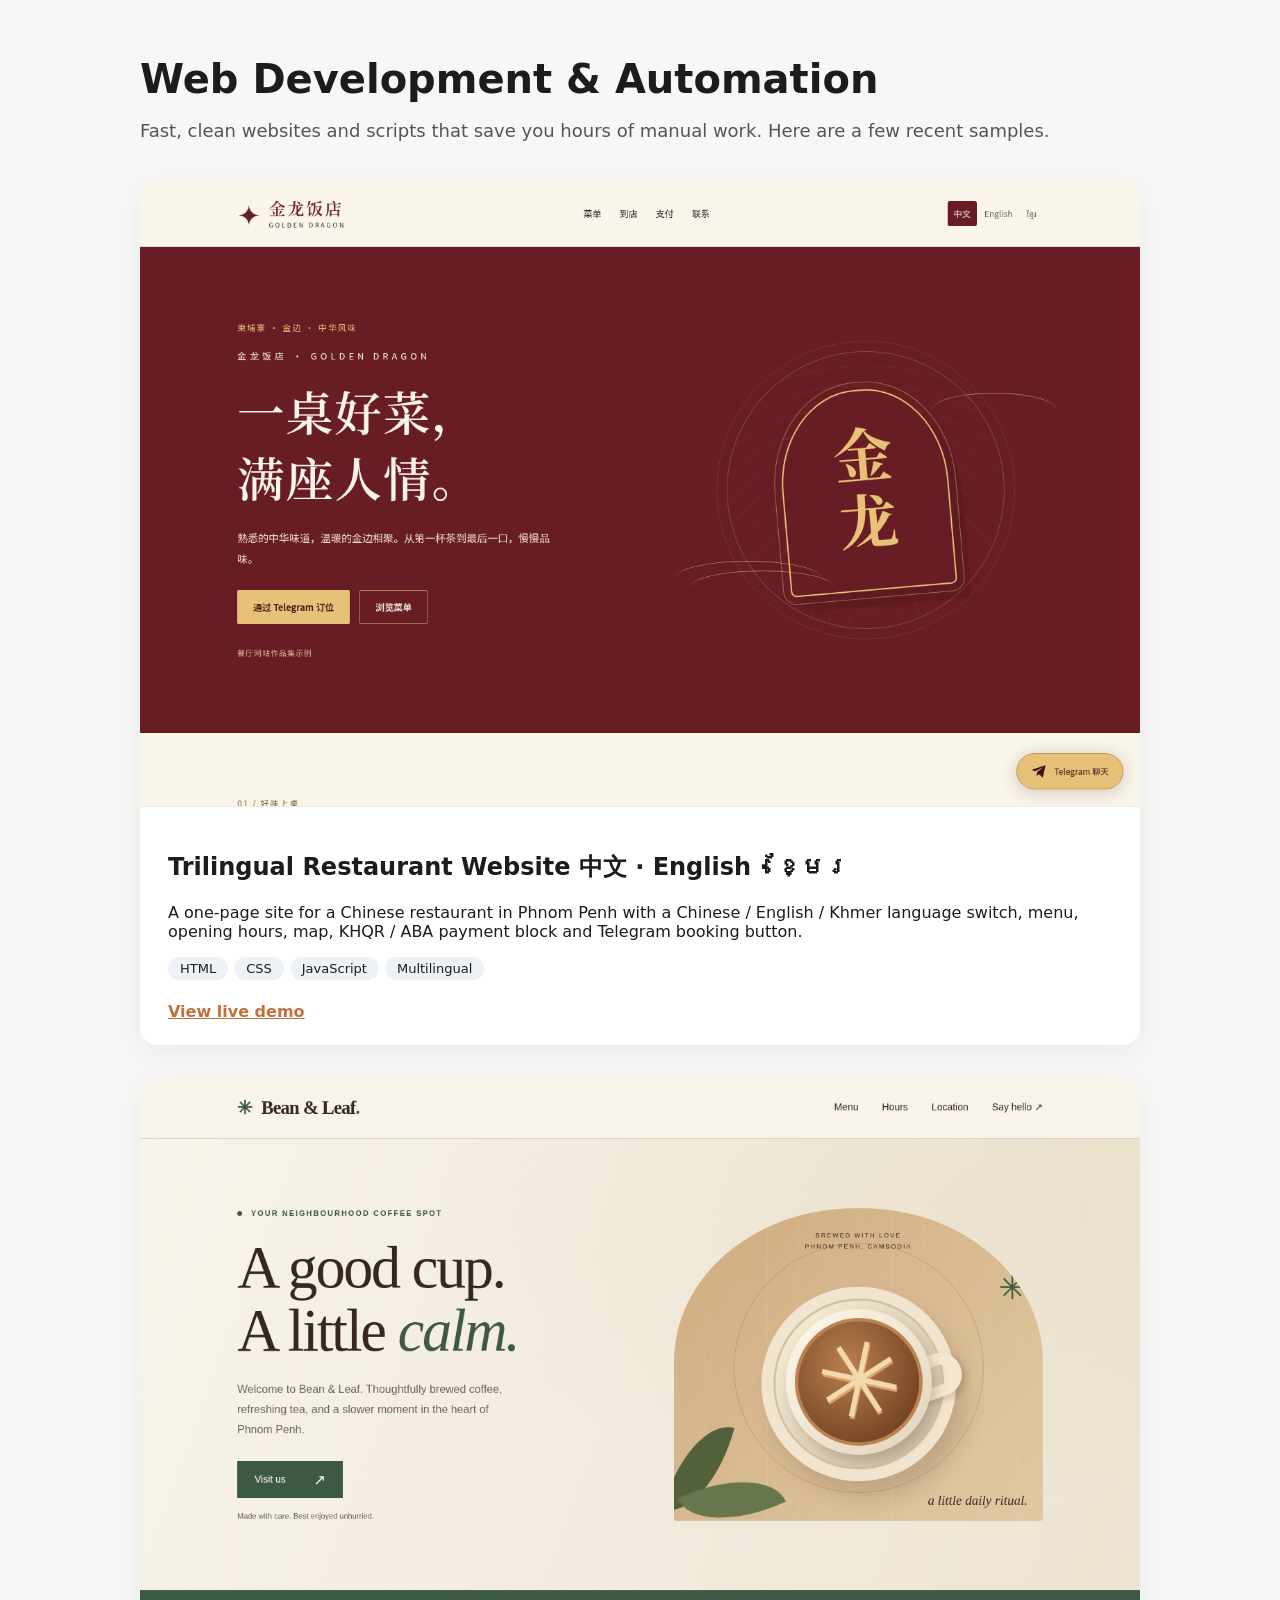
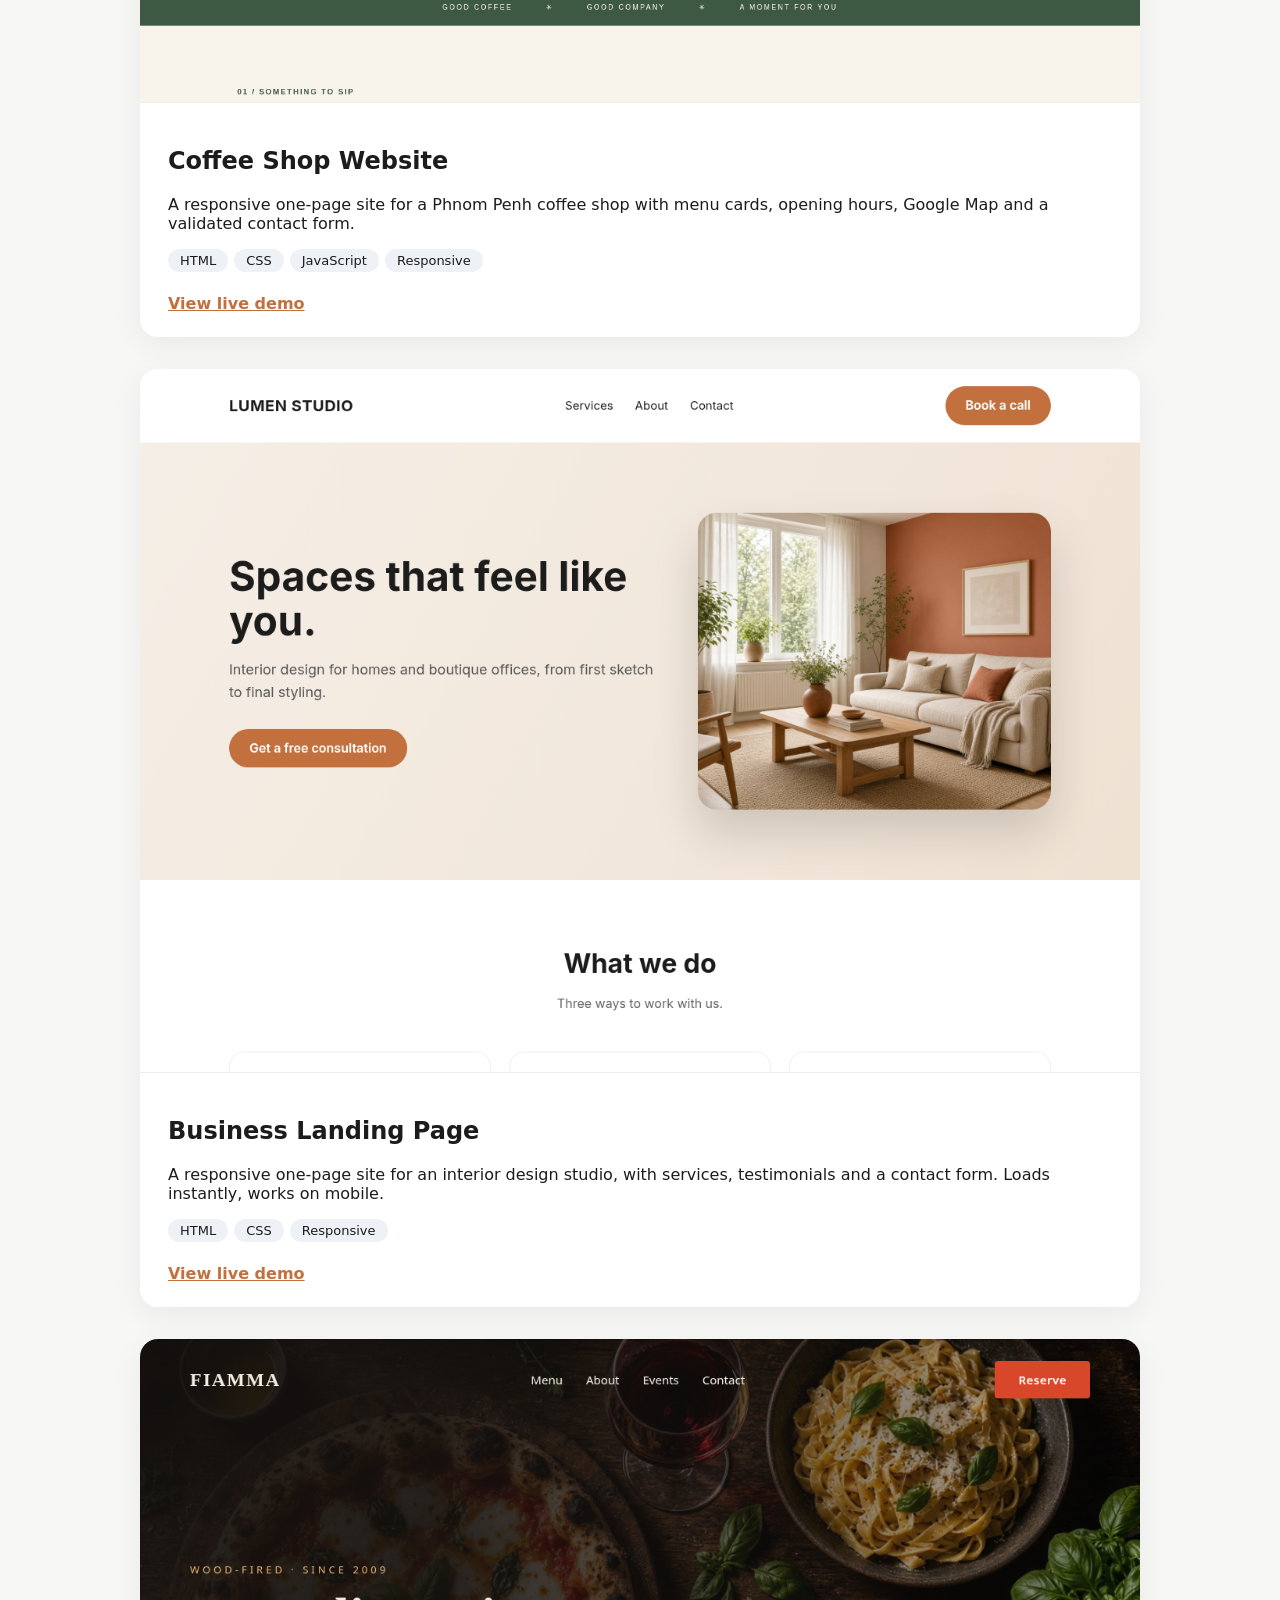
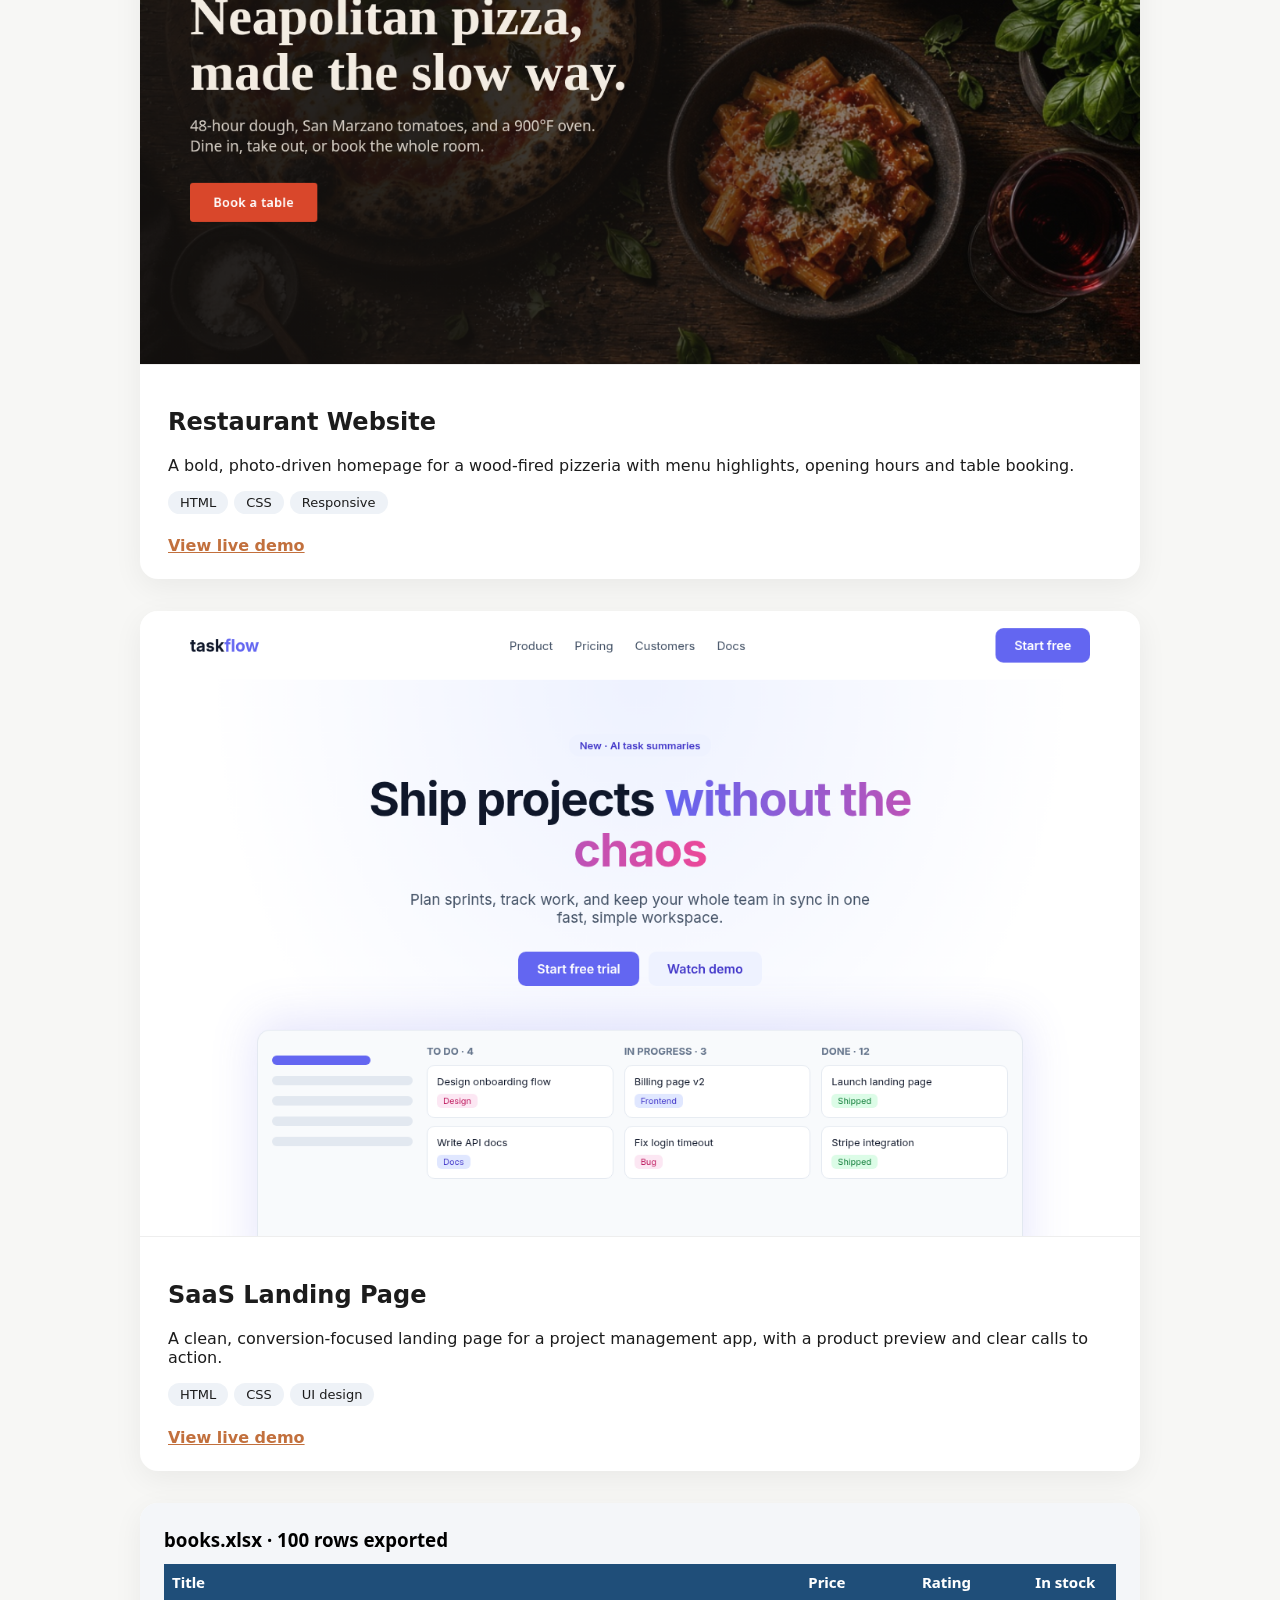
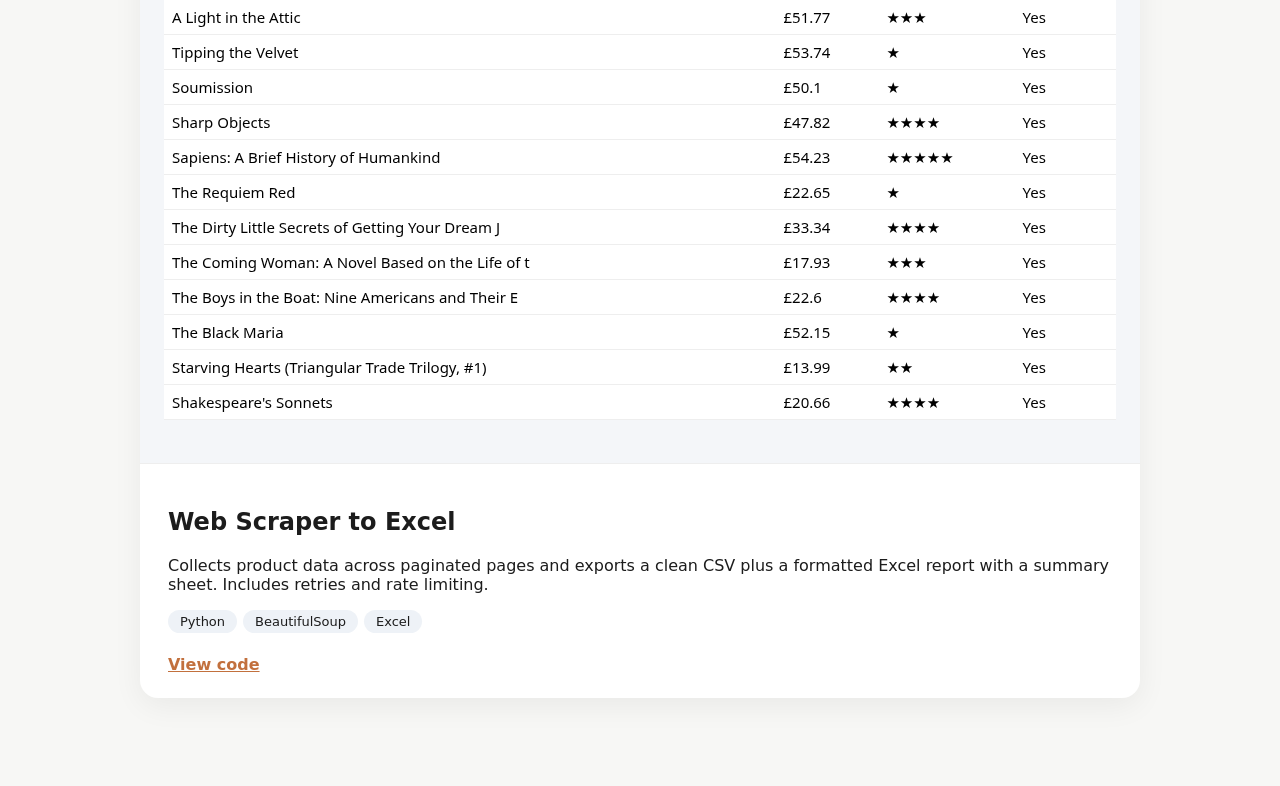
<file: index.html>
<!DOCTYPE html><html lang="en"><head><meta charset="utf-8"><meta name="viewport" content="width=device-width,initial-scale=1"><title>Portfolio · Web & Automation</title>
<style>body{font-family:system-ui,sans-serif;margin:0;background:#f7f7f5;color:#1c1c1c}.w{max-width:1000px;margin:0 auto;padding:56px 24px}
h1{font-size:40px;margin:0 0 8px}.lead{color:#555;font-size:18px;margin-bottom:40px}.p{background:#fff;border-radius:18px;overflow:hidden;margin-bottom:32px;box-shadow:0 8px 30px rgba(0,0,0,.06)}
.p img{width:100%;display:block;border-bottom:1px solid #eee}.p div{padding:24px 28px}.tags span{display:inline-block;background:#eef2f7;border-radius:999px;padding:4px 12px;margin:0 6px 6px 0;font-size:13px}
a{color:#c2703d;font-weight:600}</style></head><body><div class="w">
<h1>Web Development & Automation</h1><p class="lead">Fast, clean websites and scripts that save you hours of manual work. Here are a few recent samples.</p>
<div class="p"><img src="assets/golden-dragon.png" alt="Golden Dragon restaurant site"><div><h2>Trilingual Restaurant Website 中文 · English · ខ្មែរ</h2><p>A one-page site for a Chinese restaurant in Phnom Penh with a Chinese / English / Khmer language switch, menu, opening hours, map, KHQR / ABA payment block and Telegram booking button.</p><p class="tags"><span>HTML</span><span>CSS</span><span>JavaScript</span><span>Multilingual</span></p><a href="golden-dragon/index.html">View live demo</a></div></div>
<div class="p"><img src="assets/bean-and-leaf.png" alt="Bean and Leaf coffee shop site"><div><h2>Coffee Shop Website</h2><p>A responsive one-page site for a Phnom Penh coffee shop with menu cards, opening hours, Google Map and a validated contact form.</p><p class="tags"><span>HTML</span><span>CSS</span><span>JavaScript</span><span>Responsive</span></p><a href="bean-and-leaf/index.html">View live demo</a></div></div>
<div class="p"><img src="assets/landing.png" alt="Landing page"><div><h2>Business Landing Page</h2><p>A responsive one-page site for an interior design studio, with services, testimonials and a contact form. Loads instantly, works on mobile.</p><p class="tags"><span>HTML</span><span>CSS</span><span>Responsive</span></p><a href="landing-page/index.html">View live demo</a></div></div>
<div class="p"><img src="assets/restaurant.png" alt="Restaurant site"><div><h2>Restaurant Website</h2><p>A bold, photo-driven homepage for a wood-fired pizzeria with menu highlights, opening hours and table booking.</p><p class="tags"><span>HTML</span><span>CSS</span><span>Responsive</span></p><a href="restaurant/index.html">View live demo</a></div></div>
<div class="p"><img src="assets/saas.png" alt="SaaS landing page"><div><h2>SaaS Landing Page</h2><p>A clean, conversion-focused landing page for a project management app, with a product preview and clear calls to action.</p><p class="tags"><span>HTML</span><span>CSS</span><span>UI design</span></p><a href="saas/index.html">View live demo</a></div></div>
<div class="p"><img src="assets/scraper.png" alt="Scraper output"><div><h2>Web Scraper to Excel</h2><p>Collects product data across paginated pages and exports a clean CSV plus a formatted Excel report with a summary sheet. Includes retries and rate limiting.</p><p class="tags"><span>Python</span><span>BeautifulSoup</span><span>Excel</span></p><a href="scraper/README.md">View code</a></div></div>
</div></body></html>
</file>
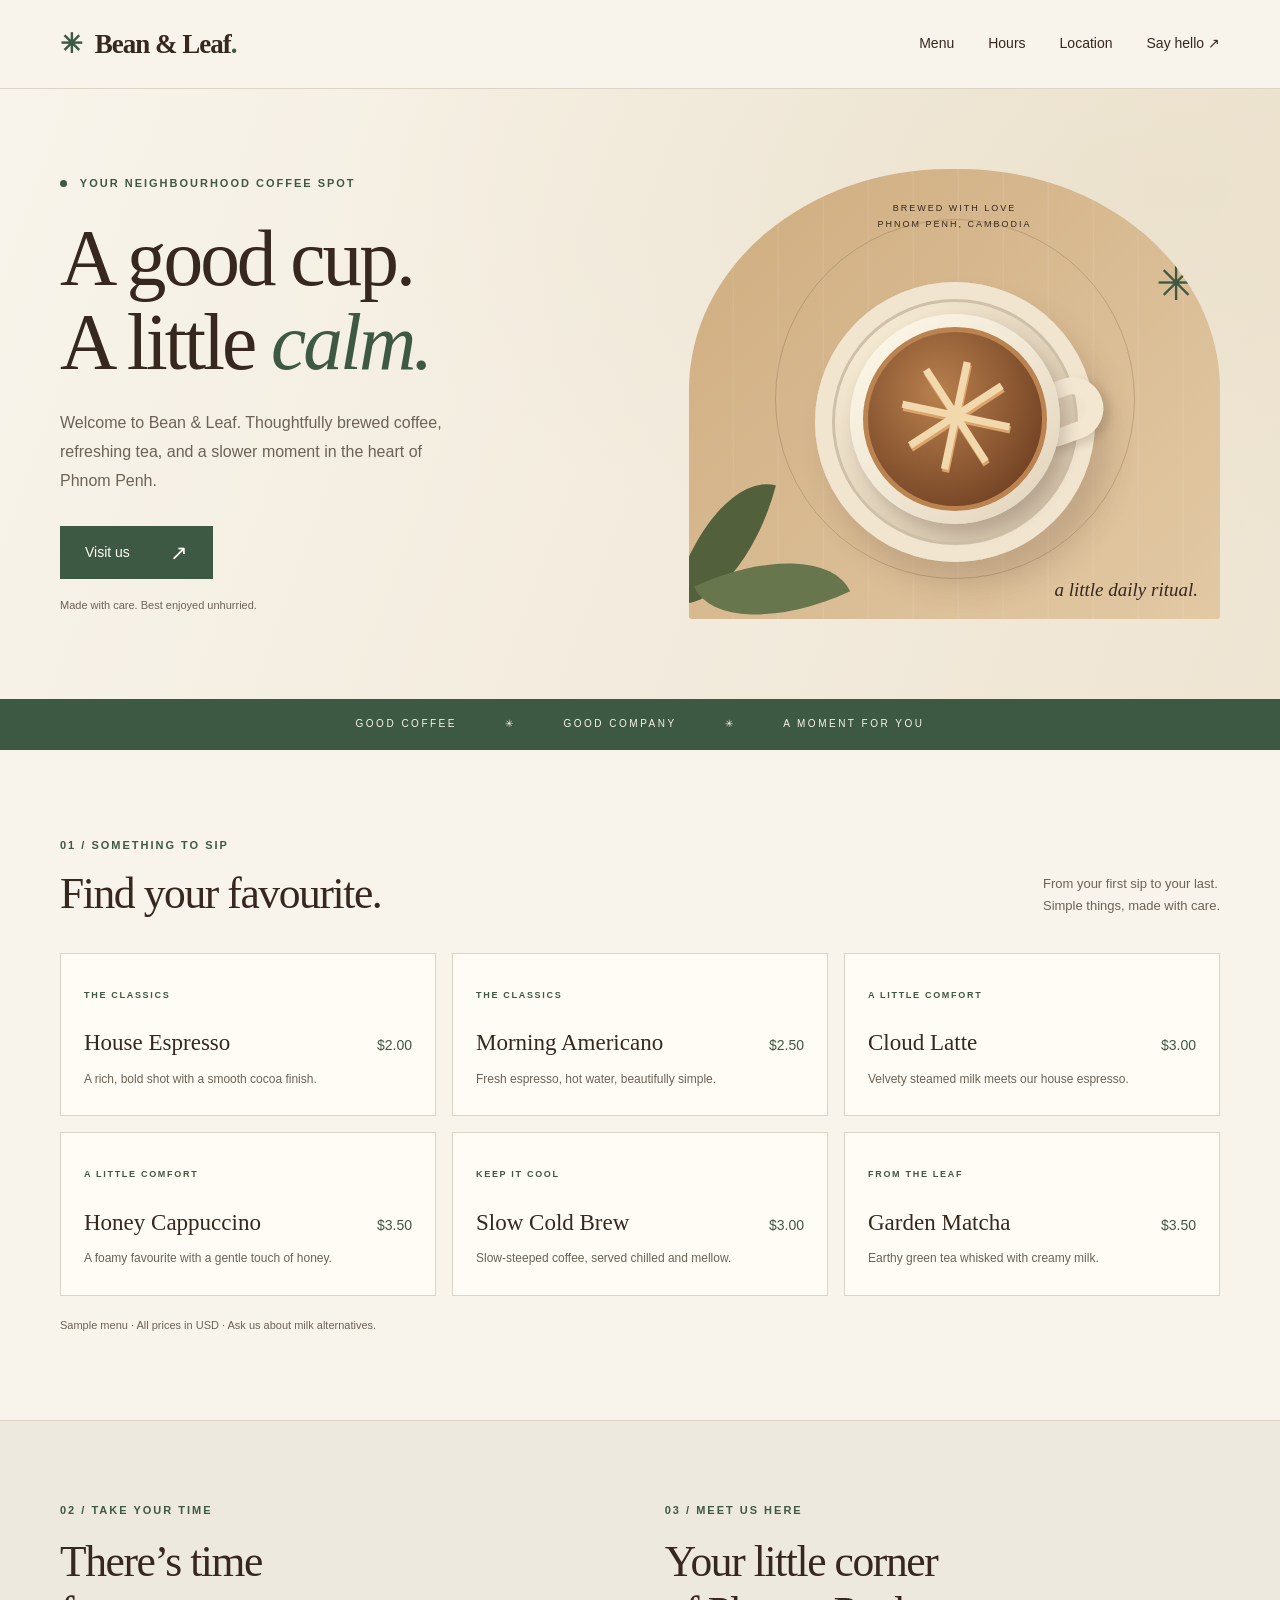
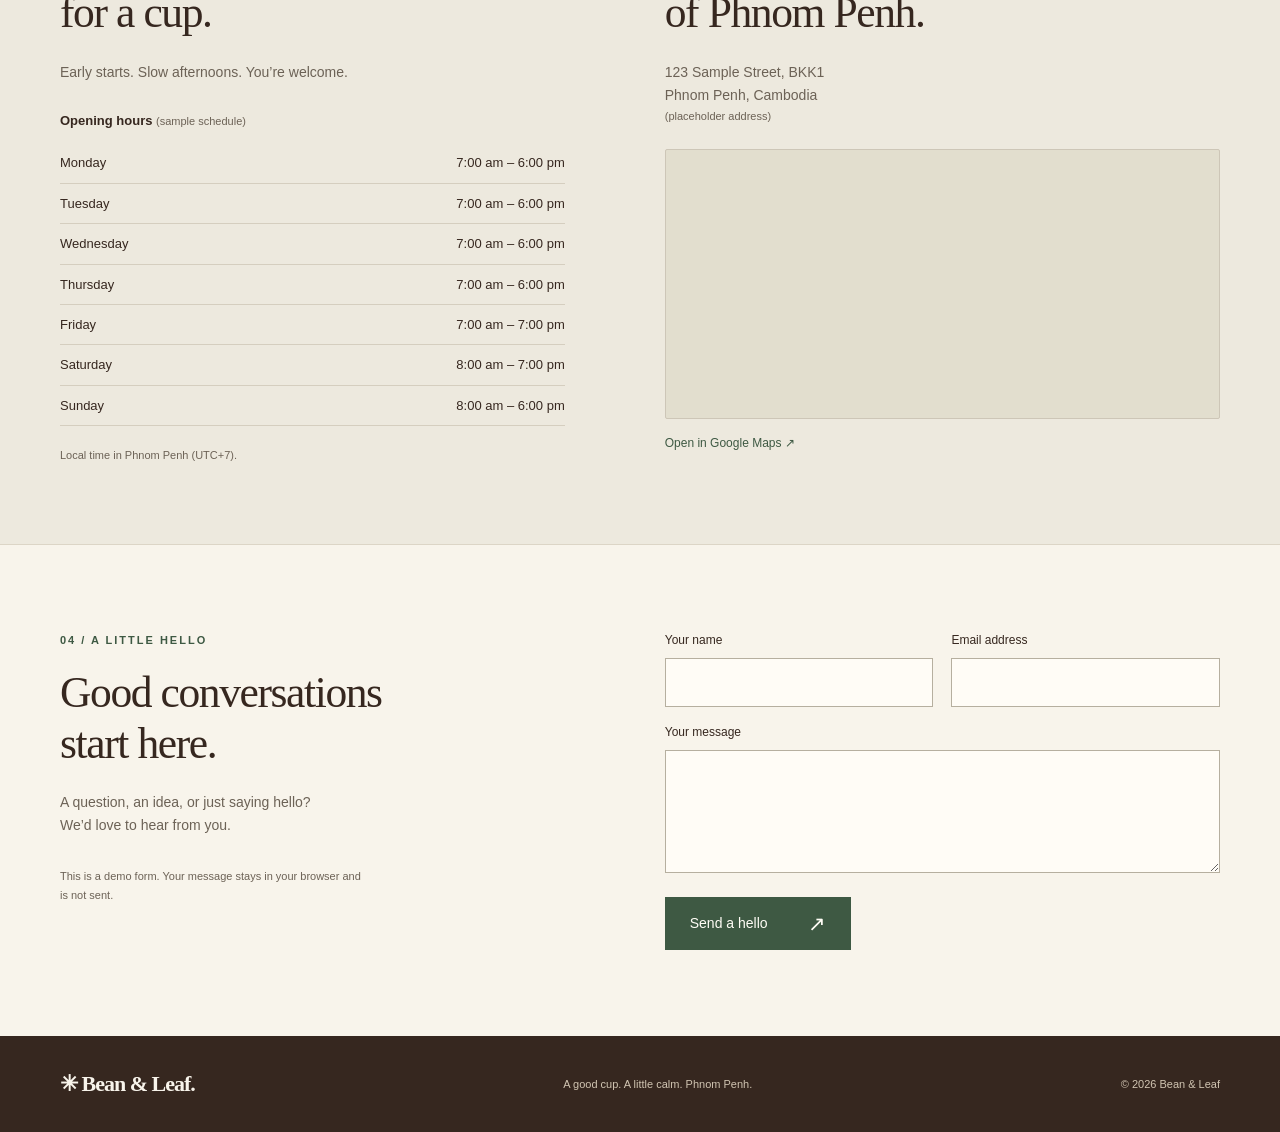
<file: bean-and-leaf/index.html>
<!doctype html>
<html lang="en">
<head>
  <meta charset="utf-8">
  <meta name="viewport" content="width=device-width, initial-scale=1">
  <meta name="description" content="Bean & Leaf — your little pause in Phnom Penh. Coffee, tea, and good company.">
  <title>Bean & Leaf | Coffee & calm in Phnom Penh</title>
  <link rel="stylesheet" href="styles.css">
  <script src="script.js" defer></script>
</head>
<body>
  <a class="skip-link" href="#main">Skip to content</a>
  <header class="site-header">
    <nav class="nav wrap" aria-label="Main navigation">
      <a class="brand" href="#home" aria-label="Bean and Leaf home"><span aria-hidden="true">✳</span> Bean & Leaf<span class="brand-dot">.</span></a>
      <div class="nav-links"><a href="#menu">Menu</a><a href="#hours">Hours</a><a href="#location">Location</a><a href="#contact">Say hello <span aria-hidden="true">↗</span></a></div>
    </nav>
  </header>
  <main id="main">
    <section class="hero" id="home" aria-labelledby="hero-title">
      <div class="wrap hero-grid">
        <div class="hero-copy"><p class="eyebrow"><span class="small-dot"></span> YOUR NEIGHBOURHOOD COFFEE SPOT</p>
          <h1 id="hero-title">A good cup.<br>A little <em>calm.</em></h1>
          <p class="hero-description">Welcome to Bean & Leaf. Thoughtfully brewed coffee, refreshing tea, and a slower moment in the heart of Phnom Penh.</p>
          <a class="button" href="#location">Visit us <span aria-hidden="true">↗</span></a>
          <p class="hero-note">Made with care. Best enjoyed unhurried.</p>
        </div>
        <div class="hero-art" aria-hidden="true"><div class="art-ring"></div><div class="art-label">BREWED WITH LOVE<br>PHNOM PENH, CAMBODIA</div><div class="leaf leaf-one"></div><div class="leaf leaf-two"></div><div class="saucer"></div><div class="cup-handle"></div><div class="cup"><div class="coffee"><span>✳</span></div></div><span class="art-star">✳</span><div class="art-caption">a little daily ritual.</div></div>
      </div>
      <div class="hero-strip"><span>GOOD COFFEE</span><span aria-hidden="true">✳</span><span>GOOD COMPANY</span><span aria-hidden="true">✳</span><span>A MOMENT FOR YOU</span></div>
    </section>
    <section class="section wrap" id="menu" aria-labelledby="menu-title">
      <div class="section-heading"><div><p class="eyebrow">01 / SOMETHING TO SIP</p><h2 id="menu-title">Find your favourite.</h2></div><p>From your first sip to your last.<br>Simple things, made with care.</p></div>
      <div class="menu-grid">
        <article class="menu-card"><span class="drink-category">THE CLASSICS</span><div class="drink-heading"><h3>House Espresso</h3><span>$2.00</span></div><p>A rich, bold shot with a smooth cocoa finish.</p></article>
        <article class="menu-card"><span class="drink-category">THE CLASSICS</span><div class="drink-heading"><h3>Morning Americano</h3><span>$2.50</span></div><p>Fresh espresso, hot water, beautifully simple.</p></article>
        <article class="menu-card"><span class="drink-category">A LITTLE COMFORT</span><div class="drink-heading"><h3>Cloud Latte</h3><span>$3.00</span></div><p>Velvety steamed milk meets our house espresso.</p></article>
        <article class="menu-card"><span class="drink-category">A LITTLE COMFORT</span><div class="drink-heading"><h3>Honey Cappuccino</h3><span>$3.50</span></div><p>A foamy favourite with a gentle touch of honey.</p></article>
        <article class="menu-card"><span class="drink-category">KEEP IT COOL</span><div class="drink-heading"><h3>Slow Cold Brew</h3><span>$3.00</span></div><p>Slow-steeped coffee, served chilled and mellow.</p></article>
        <article class="menu-card"><span class="drink-category">FROM THE LEAF</span><div class="drink-heading"><h3>Garden Matcha</h3><span>$3.50</span></div><p>Earthy green tea whisked with creamy milk.</p></article>
      </div><p class="menu-note">Sample menu · All prices in USD · Ask us about milk alternatives.</p>
    </section>
    <section class="visit-section" aria-label="Plan your visit"><div class="wrap visit-grid">
      <div id="hours"><p class="eyebrow">02 / TAKE YOUR TIME</p><h2>There’s time<br>for a cup.</h2><p class="muted">Early starts. Slow afternoons. You’re welcome.</p>
        <table><caption>Opening hours <span>(sample schedule)</span></caption><thead class="sr-only"><tr><th scope="col">Day</th><th scope="col">Hours</th></tr></thead><tbody>
          <tr><th scope="row">Monday</th><td>7:00 am – 6:00 pm</td></tr><tr><th scope="row">Tuesday</th><td>7:00 am – 6:00 pm</td></tr><tr><th scope="row">Wednesday</th><td>7:00 am – 6:00 pm</td></tr><tr><th scope="row">Thursday</th><td>7:00 am – 6:00 pm</td></tr><tr><th scope="row">Friday</th><td>7:00 am – 7:00 pm</td></tr><tr><th scope="row">Saturday</th><td>8:00 am – 7:00 pm</td></tr><tr><th scope="row">Sunday</th><td>8:00 am – 6:00 pm</td></tr>
        </tbody></table><p class="menu-note">Local time in Phnom Penh (UTC+7).</p>
      </div>
      <div id="location"><p class="eyebrow">03 / MEET US HERE</p><h2>Your little corner<br>of Phnom Penh.</h2><address>123 Sample Street, BKK1<br>Phnom Penh, Cambodia <span>(placeholder address)</span></address><iframe title="Google Map of Phnom Penh, Cambodia" src="https://www.google.com/maps?q=Phnom+Penh&amp;output=embed" loading="lazy" referrerpolicy="no-referrer-when-downgrade" allowfullscreen></iframe><a class="text-link" href="https://www.google.com/maps?q=Phnom+Penh" target="_blank" rel="noopener noreferrer">Open in Google Maps <span aria-hidden="true">↗</span><span class="sr-only"> (opens in a new tab)</span></a></div>
    </div></section>
    <section class="section wrap contact-grid" id="contact" aria-labelledby="contact-title">
      <div><p class="eyebrow">04 / A LITTLE HELLO</p><h2 id="contact-title">Good conversations<br>start here.</h2><p class="muted">A question, an idea, or just saying hello?<br>We’d love to hear from you.</p><p class="form-note">This is a demo form. Your message stays in your browser and is not sent.</p></div>
      <form id="contact-form"><div class="form-row"><div class="field"><label for="name">Your name</label><input id="name" name="name" autocomplete="name" required maxlength="100" aria-describedby="name-error"><span class="error" id="name-error" aria-live="polite"></span></div><div class="field"><label for="email">Email address</label><input id="email" name="email" type="email" autocomplete="email" required maxlength="254" aria-describedby="email-error"><span class="error" id="email-error" aria-live="polite"></span></div></div><div class="field"><label for="message">Your message</label><textarea id="message" name="message" rows="4" required maxlength="3000" aria-describedby="message-error"></textarea><span class="error" id="message-error" aria-live="polite"></span></div><button class="button" type="submit">Send a hello <span aria-hidden="true">↗</span></button><p id="form-status" class="form-status" role="status" tabindex="-1"></p><noscript><p>Enable JavaScript to try the demo form. No messages are sent.</p></noscript></form>
    </section>
  </main>
  <footer><div class="wrap footer-inner"><a class="brand" href="#home">✳ Bean & Leaf.</a><p>A good cup. A little calm. Phnom Penh.</p><p>© <span id="year">2026</span> Bean & Leaf</p></div></footer>
</body>
</html>
</file>
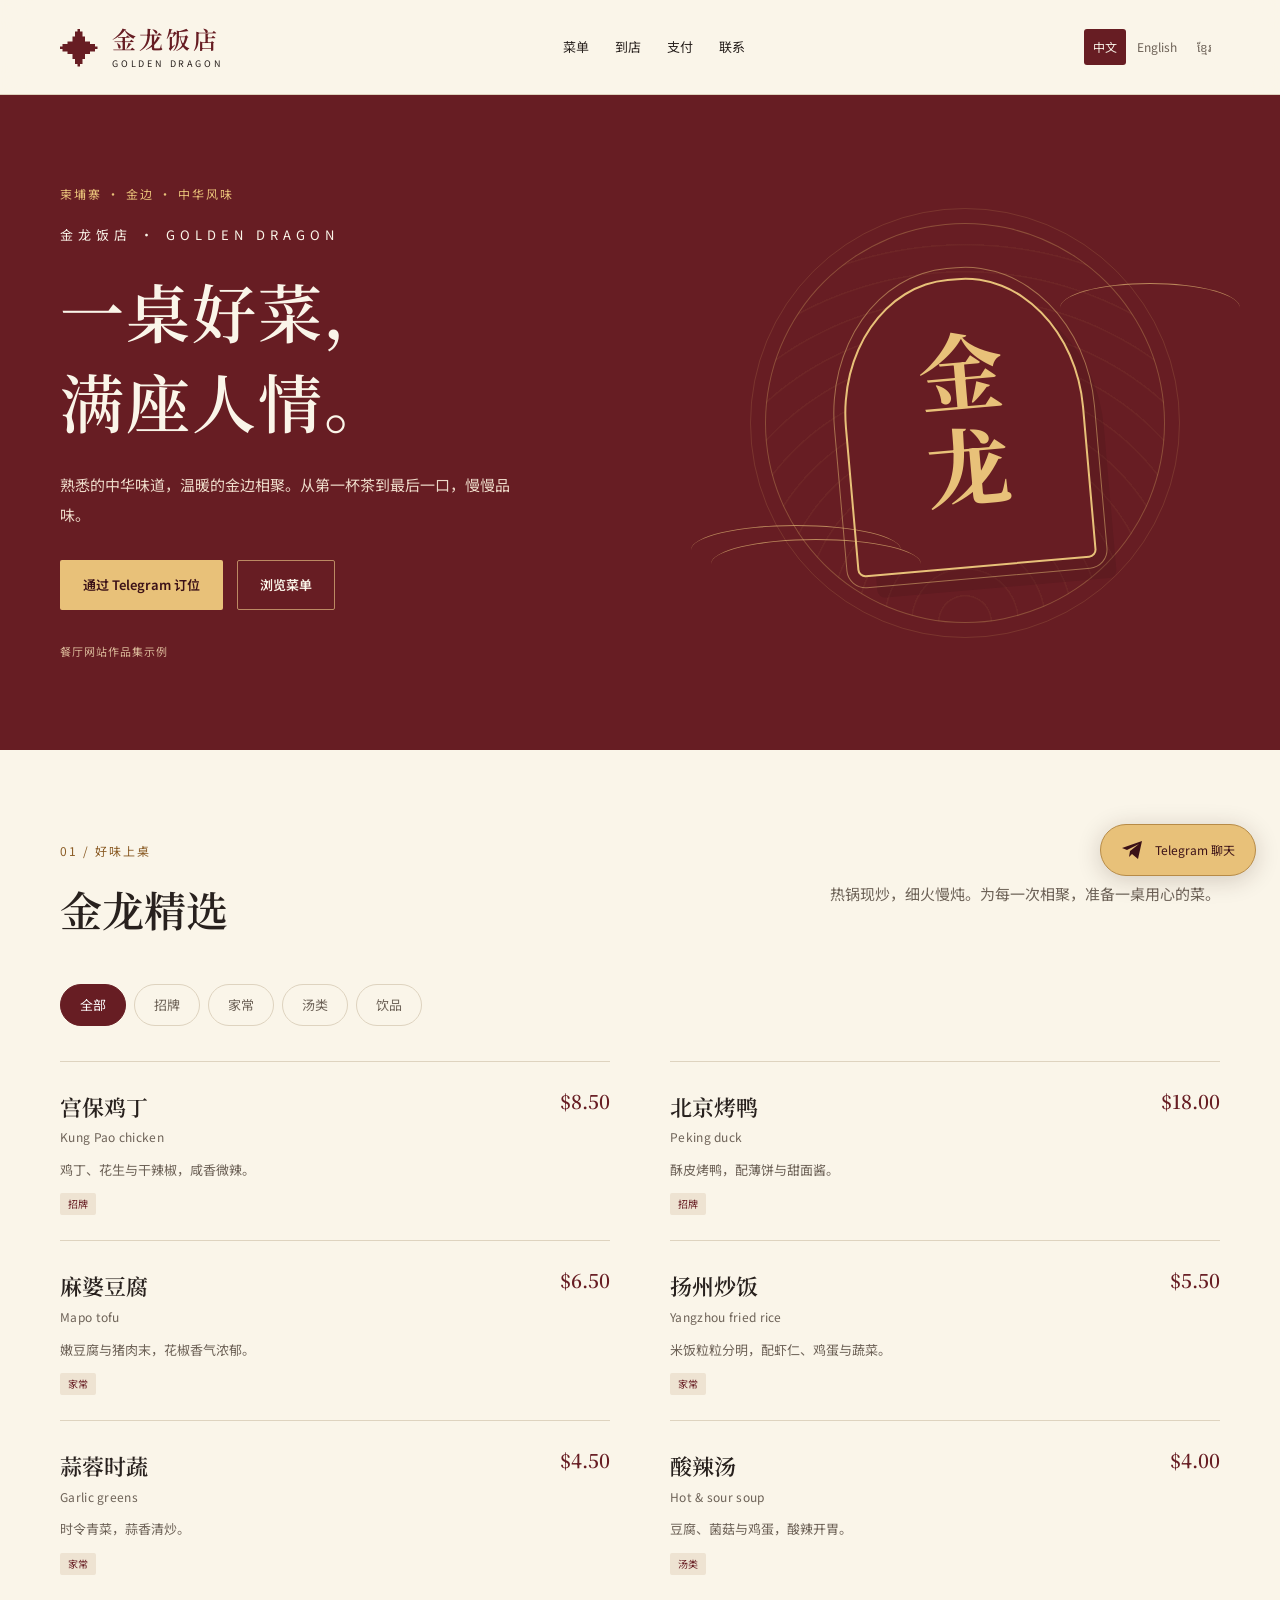
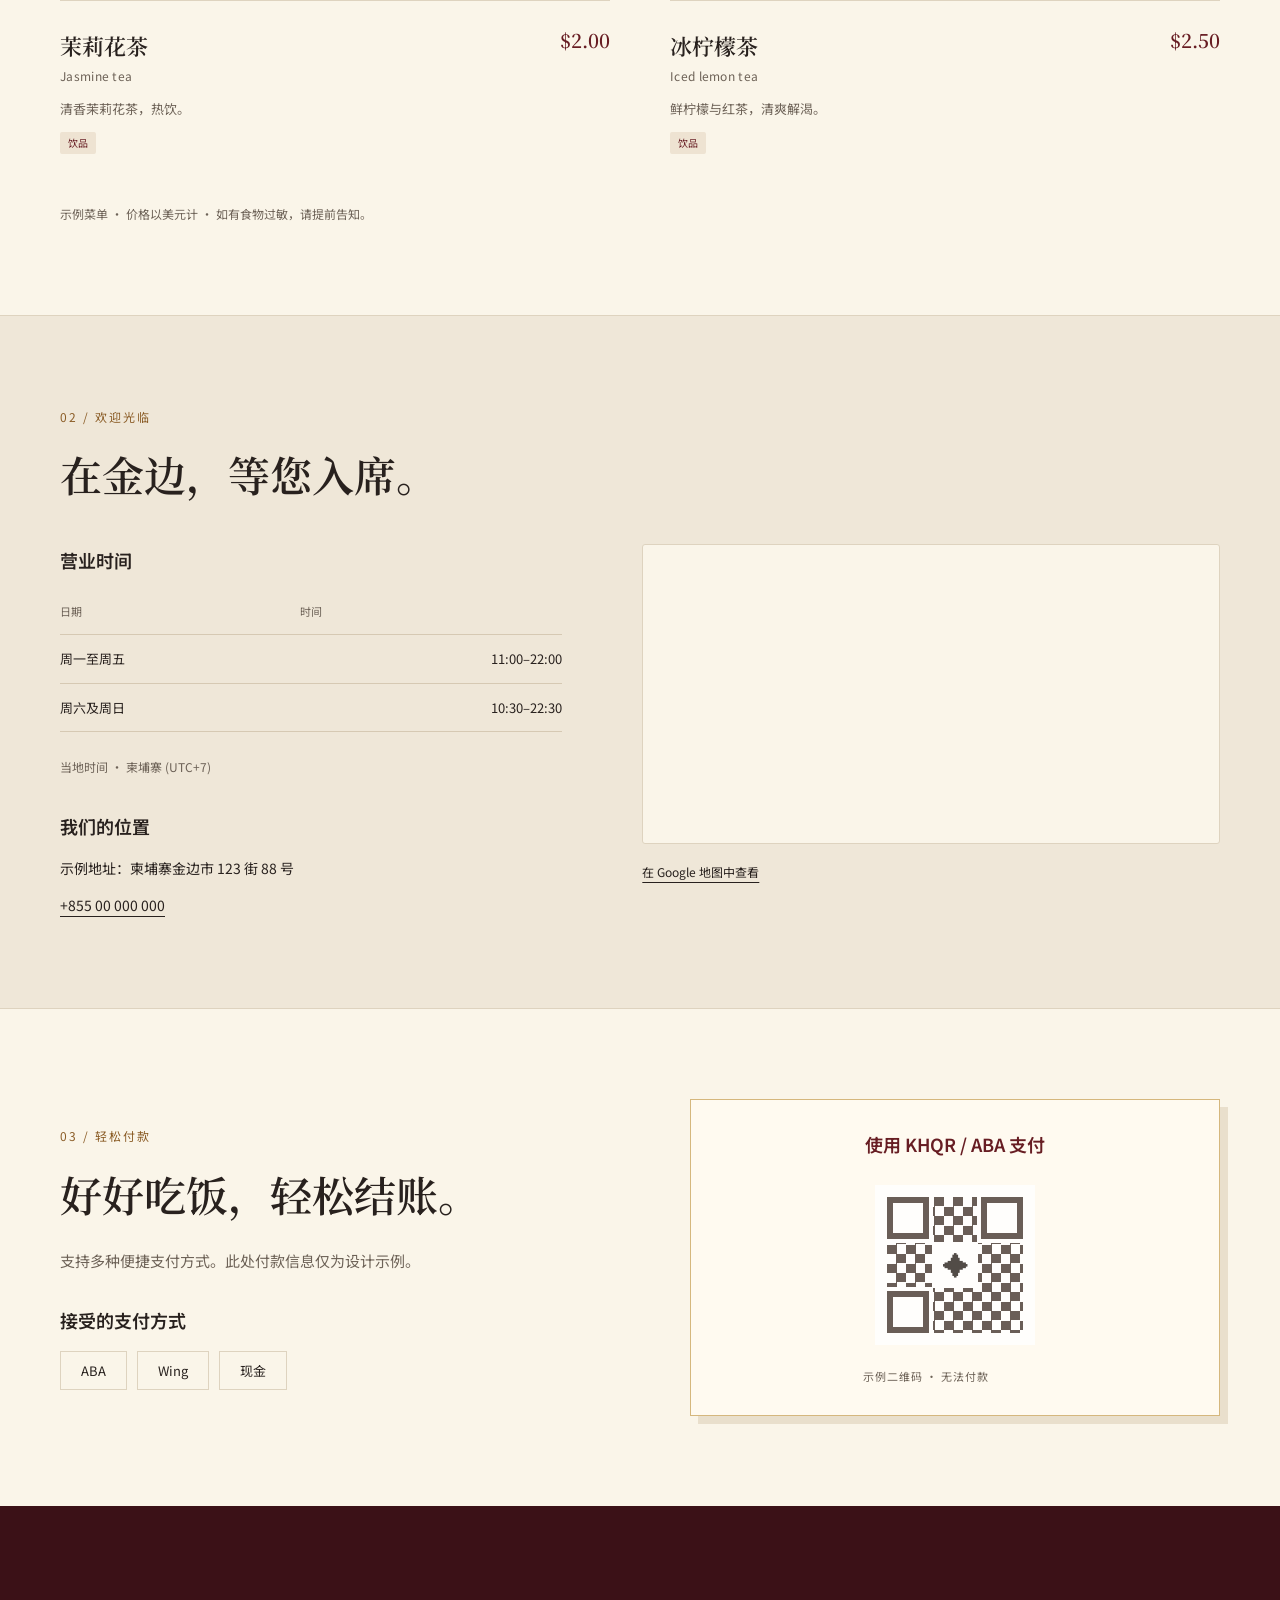
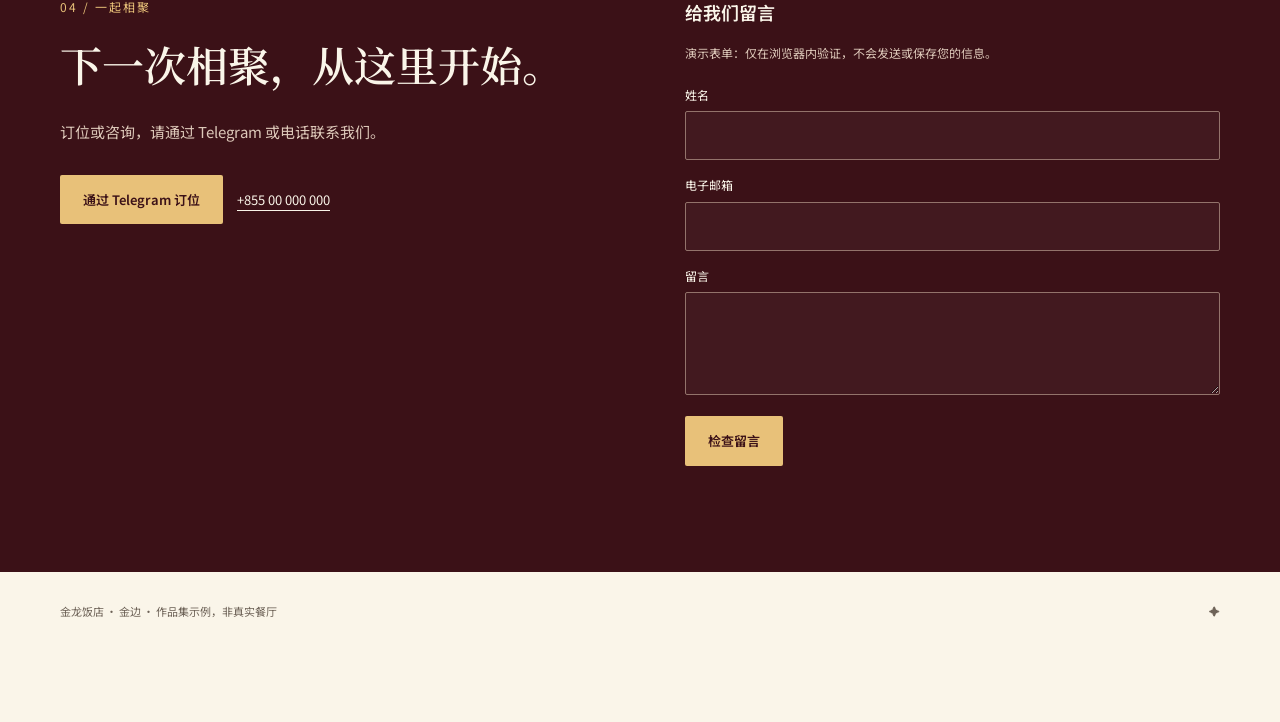
<file: golden-dragon/index.html>
<!doctype html>
<html lang="zh-CN">
<head>
<meta charset="utf-8"><meta name="viewport" content="width=device-width, initial-scale=1">
<title></title>
<meta name="theme-color" content="#671d23">
<link rel="preconnect" href="https://fonts.googleapis.com"><link rel="preconnect" href="https://fonts.gstatic.com" crossorigin>
<link href="https://fonts.googleapis.com/css2?family=Noto+Sans+Khmer:wght@400;500;600&family=Noto+Sans+SC:wght@400;500;600&family=Noto+Serif+SC:wght@500;600;700&display=swap" rel="stylesheet">
<link rel="stylesheet" href="styles.css"><script src="i18n.js" defer></script><script src="script.js" defer></script>
</head>
<body>
<a class="skip" href="#main" data-i18n="skip"></a>
<header class="nav"><nav class="wrap nav-inner" data-label="navigation">
<a class="brand" href="#"><span class="brand-mark" aria-hidden="true">✦</span><span><strong data-i18n="brand"></strong><small data-i18n="brandEn"></small></span></a>
<div class="nav-links"><a href="#menu" data-i18n="navMenu"></a><a href="#visit" data-i18n="navVisit"></a><a href="#payment" data-i18n="navPay"></a><a href="#contact" data-i18n="navContact"></a></div>
<div class="languages" role="group" data-label="language"><button type="button" data-lang="zh" lang="zh-CN" data-i18n="zh"></button><button type="button" data-lang="en" lang="en" data-i18n="en"></button><button type="button" data-lang="km" lang="km" data-i18n="km"></button></div>
</nav></header>
<main id="main">
<section class="hero"><div class="wrap hero-layout"><div class="hero-copy"><p class="eyebrow" data-i18n="eyebrow"></p><p class="restaurant"><span data-i18n="brand"></span> · <span data-i18n="brandEn"></span></p><h1 data-i18n="hero"></h1><p class="lead" data-i18n="tagline"></p><div class="actions"><a class="button gold" href="https://t.me/hao33332" data-i18n="book"></a><a class="button outline" href="#menu" data-i18n="view"></a></div><p class="sample" data-i18n="sample"></p></div><div class="hero-art" aria-hidden="true"><div class="orbit"></div><div class="medallion"><span data-i18n="seal"></span></div><div class="wave w1"></div><div class="wave w2"></div><div class="wave w3"></div></div></div></section>
<section class="section wrap" id="menu" aria-labelledby="menu-heading"><p class="eyebrow" data-i18n="menuLabel"></p><div class="section-intro"><h2 id="menu-heading" data-i18n="menuTitle"></h2><p data-i18n="menuIntro"></p></div><div class="filters" role="group" data-label="navMenu"></div><div class="menu-grid" id="dishes"></div><p class="note" data-i18n="menuNote"></p></section>
<section class="visit section" id="visit" aria-labelledby="visit-heading"><div class="wrap"><p class="eyebrow" data-i18n="visitLabel"></p><h2 id="visit-heading" data-i18n="visitTitle"></h2><div class="visit-grid"><div><h3 data-i18n="hours"></h3><table><thead><tr><th scope="col" data-i18n="day"></th><th scope="col" data-i18n="time"></th></tr></thead><tbody><tr><th scope="row" data-i18n="weekdays"></th><td data-i18n="weekdayTime"></td></tr><tr><th scope="row" data-i18n="weekend"></th><td data-i18n="weekendTime"></td></tr></tbody></table><p class="note" data-i18n="timezone"></p><h3 data-i18n="location"></h3><address><p data-i18n="address"></p><a href="tel:+85500000000" data-i18n="phone"></a></address></div><div class="map"><iframe src="https://www.google.com/maps?q=Phnom+Penh&amp;output=embed" data-title="mapTitle" loading="lazy" referrerpolicy="no-referrer-when-downgrade" allowfullscreen></iframe><a href="https://www.google.com/maps?q=Phnom+Penh" data-i18n="mapLink"></a></div></div></div></section>
<section class="section wrap payment" id="payment" aria-labelledby="payment-heading"><div><p class="eyebrow" data-i18n="payLabel"></p><h2 id="payment-heading" data-i18n="payTitle"></h2><p data-i18n="payIntro"></p><h3 data-i18n="accepted"></h3><div class="methods"><span data-i18n="aba"></span><span data-i18n="wing"></span><span data-i18n="cash"></span></div></div><div class="pay-card"><h3 data-i18n="payCard"></h3><div class="qr" aria-hidden="true"><i></i><i></i><i></i><b>✦</b></div><p data-i18n="qrSample"></p></div></section>
<section class="contact section" id="contact" aria-labelledby="contact-heading"><div class="wrap contact-grid"><div><p class="eyebrow" data-i18n="contactLabel"></p><h2 id="contact-heading" data-i18n="contactTitle"></h2><p data-i18n="contactIntro"></p><div class="actions"><a class="button gold" href="https://t.me/hao33332" data-i18n="book"></a><a class="phone" href="tel:+85500000000" data-i18n="phone"></a></div></div><form novalidate><h3 data-i18n="formTitle"></h3><p class="form-note" id="form-note" data-i18n="formNote"></p><div class="field"><label for="name" data-i18n="name"></label><input id="name" name="name" autocomplete="name" maxlength="100" required aria-describedby="name-error"><p class="error" id="name-error"></p></div><div class="field"><label for="email" data-i18n="email"></label><input id="email" name="email" type="email" autocomplete="email" maxlength="254" required aria-describedby="email-error"><p class="error" id="email-error"></p></div><div class="field"><label for="message" data-i18n="message"></label><textarea id="message" name="message" rows="3" maxlength="2000" required aria-describedby="message-error"></textarea><p class="error" id="message-error"></p></div><button class="button gold" type="submit" data-i18n="submit"></button><p id="form-status" role="status" aria-live="polite"></p></form></div></section>
</main><footer class="wrap"><span data-i18n="footer"></span><span aria-hidden="true">✦</span></footer>
<a class="chat" href="https://t.me/hao33332" data-label="chat"><svg viewBox="0 0 24 24" width="24" height="24" aria-hidden="true"><path fill="currentColor" d="m21 3-4 18-6-5-3 3 1-6 9-7-12 6-5-2Z"/></svg><span data-i18n="chat"></span></a>
</body></html>
</file>
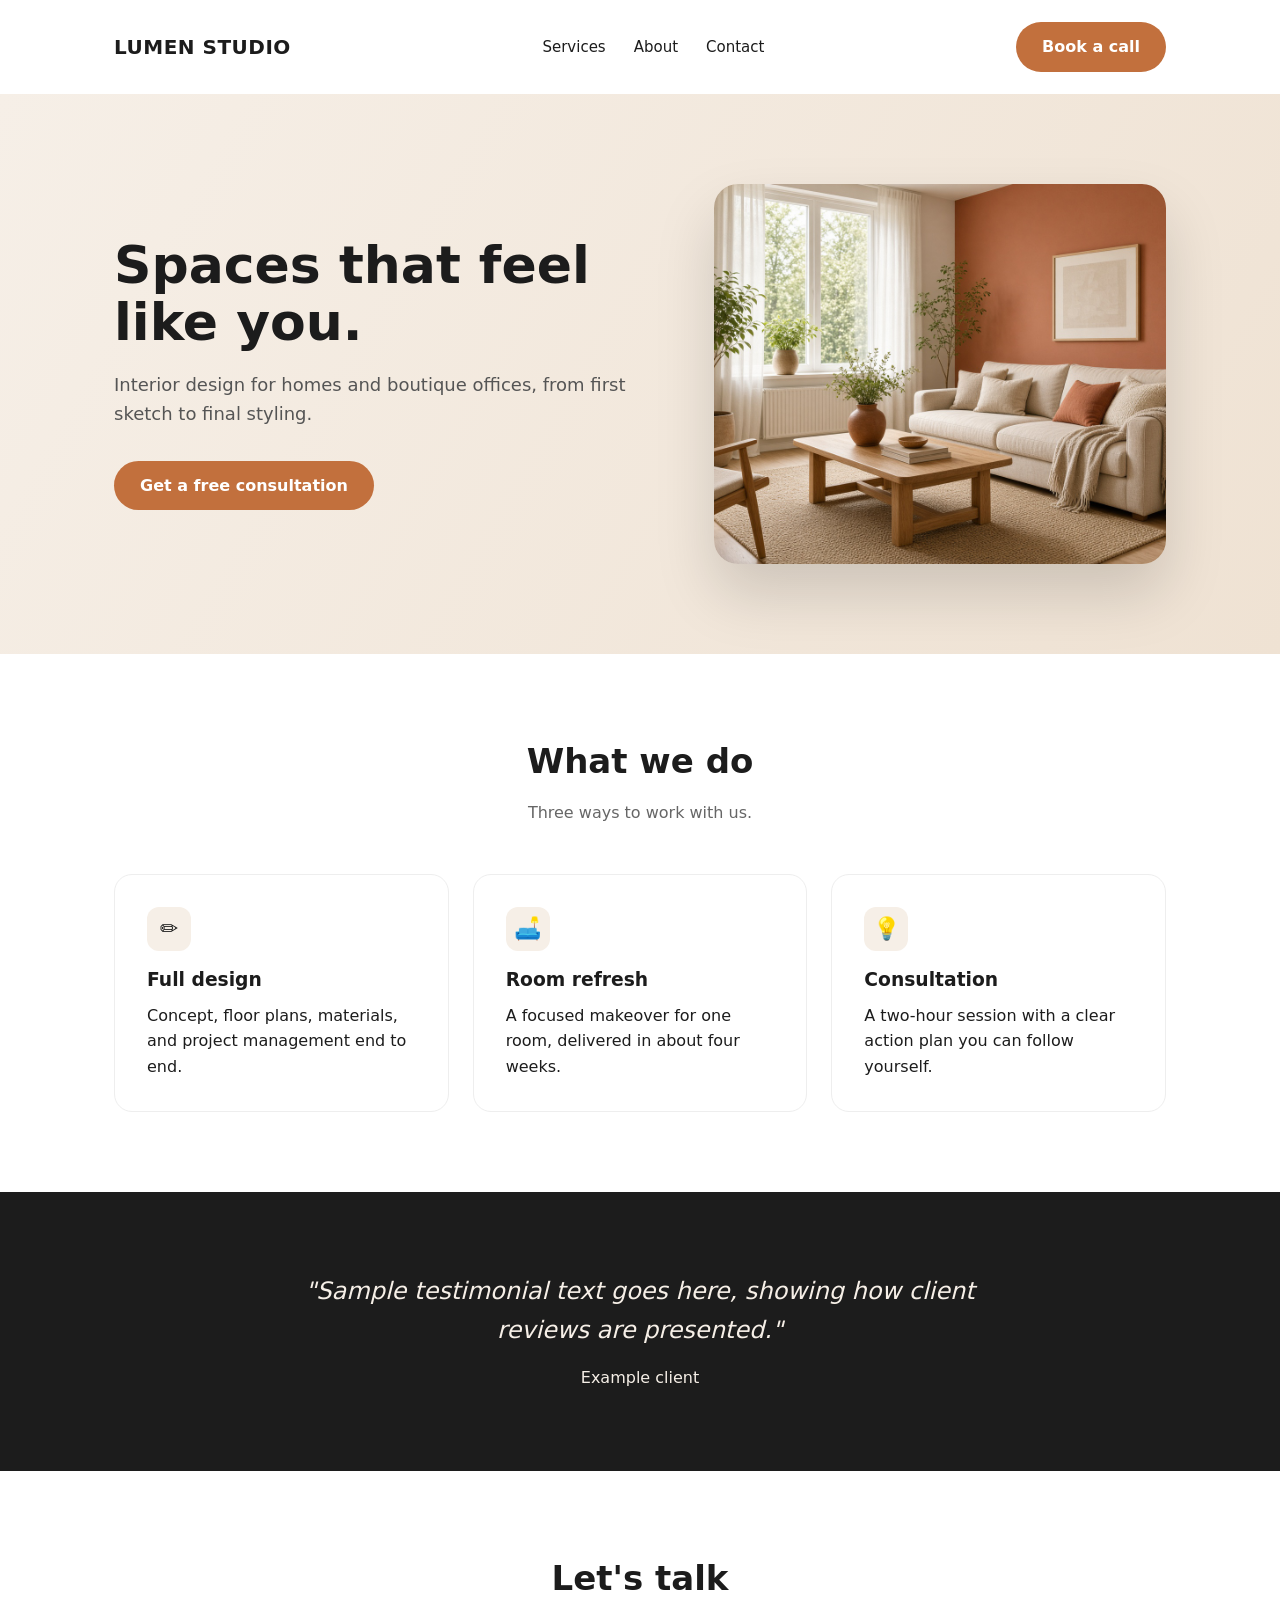
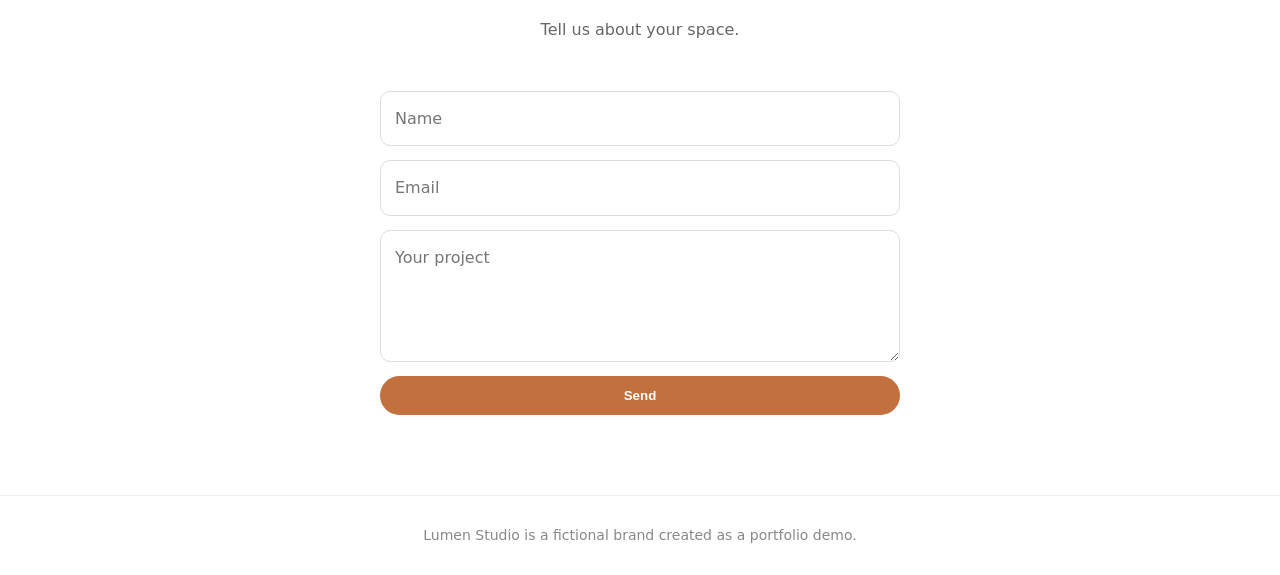
<file: landing-page/index.html>
<!DOCTYPE html>
<html lang="en"><head><meta charset="utf-8"><meta name="viewport" content="width=device-width,initial-scale=1">
<title>Lumen Studio · Interior Design</title>
<style>
*{box-sizing:border-box;margin:0;padding:0}body{font-family:Inter,system-ui,sans-serif;color:#1c1c1c;line-height:1.6}
a{color:inherit;text-decoration:none}.wrap{max-width:1100px;margin:0 auto;padding:0 24px}
nav{display:flex;justify-content:space-between;align-items:center;padding:22px 0}nav b{font-size:20px;letter-spacing:.5px}
nav ul{display:flex;gap:28px;list-style:none;font-size:15px}.btn{background:#c2703d;color:#fff;padding:12px 26px;border-radius:999px;font-weight:600;display:inline-block}
.hero{background:linear-gradient(120deg,#f6efe7,#efe2d3);padding:90px 0}.hero .wrap{display:grid;grid-template-columns:1.1fr .9fr;gap:48px;align-items:center}
.hero h1{font-size:52px;line-height:1.1;margin-bottom:20px}.hero p{font-size:18px;color:#555;margin-bottom:32px}
.art{height:380px;border-radius:24px;background:url(hero.jpg) center/cover;box-shadow:0 30px 60px rgba(0,0,0,.15)}
section{padding:80px 0}h2{font-size:34px;text-align:center;margin-bottom:12px}.sub{text-align:center;color:#666;margin-bottom:48px}
.grid{display:grid;grid-template-columns:repeat(3,1fr);gap:24px}.card{padding:32px;border-radius:18px;background:#fff;border:1px solid #eee}
.card h3{margin:14px 0 8px}.ico{width:44px;height:44px;border-radius:12px;background:#f6efe7;display:grid;place-items:center;font-size:22px}
.quote{background:#1c1c1c;color:#f6efe7;text-align:center}.quote p{font-size:24px;max-width:760px;margin:0 auto 16px;font-style:italic}
form{max-width:520px;margin:0 auto;display:grid;gap:14px}input,textarea{padding:14px;border:1px solid #ddd;border-radius:10px;font:inherit}
footer{text-align:center;padding:28px;color:#888;font-size:14px;border-top:1px solid #eee}
@media(max-width:800px){.hero .wrap,.grid{grid-template-columns:1fr}.hero h1{font-size:38px}nav ul{display:none}}
</style></head><body>
<div class="wrap"><nav><b>LUMEN STUDIO</b><ul><li><a href="#services">Services</a></li><li><a href="#about">About</a></li><li><a href="#contact">Contact</a></li></ul><a class="btn" href="#contact">Book a call</a></nav></div>
<header class="hero"><div class="wrap"><div><h1>Spaces that feel like you.</h1><p>Interior design for homes and boutique offices, from first sketch to final styling.</p><a class="btn" href="#contact">Get a free consultation</a></div><div class="art"></div></div></header>
<section id="services"><div class="wrap"><h2>What we do</h2><p class="sub">Three ways to work with us.</p><div class="grid">
<div class="card"><div class="ico">✏️</div><h3>Full design</h3><p>Concept, floor plans, materials, and project management end to end.</p></div>
<div class="card"><div class="ico">🛋️</div><h3>Room refresh</h3><p>A focused makeover for one room, delivered in about four weeks.</p></div>
<div class="card"><div class="ico">💡</div><h3>Consultation</h3><p>A two-hour session with a clear action plan you can follow yourself.</p></div>
</div></div></section>
<section class="quote" id="about"><div class="wrap"><p>"Sample testimonial text goes here, showing how client reviews are presented."</p><span>Example client</span></div></section>
<section id="contact"><div class="wrap"><h2>Let's talk</h2><p class="sub">Tell us about your space.</p>
<form onsubmit="event.preventDefault();this.innerHTML='<p style=text-align:center>Thanks! We will be in touch.</p>'"><input placeholder="Name" required><input type="email" placeholder="Email" required><textarea rows="4" placeholder="Your project"></textarea><button class="btn" style="border:0;cursor:pointer">Send</button></form></div></section>
<footer>Lumen Studio is a fictional brand created as a portfolio demo.</footer>
</body></html>
</file>
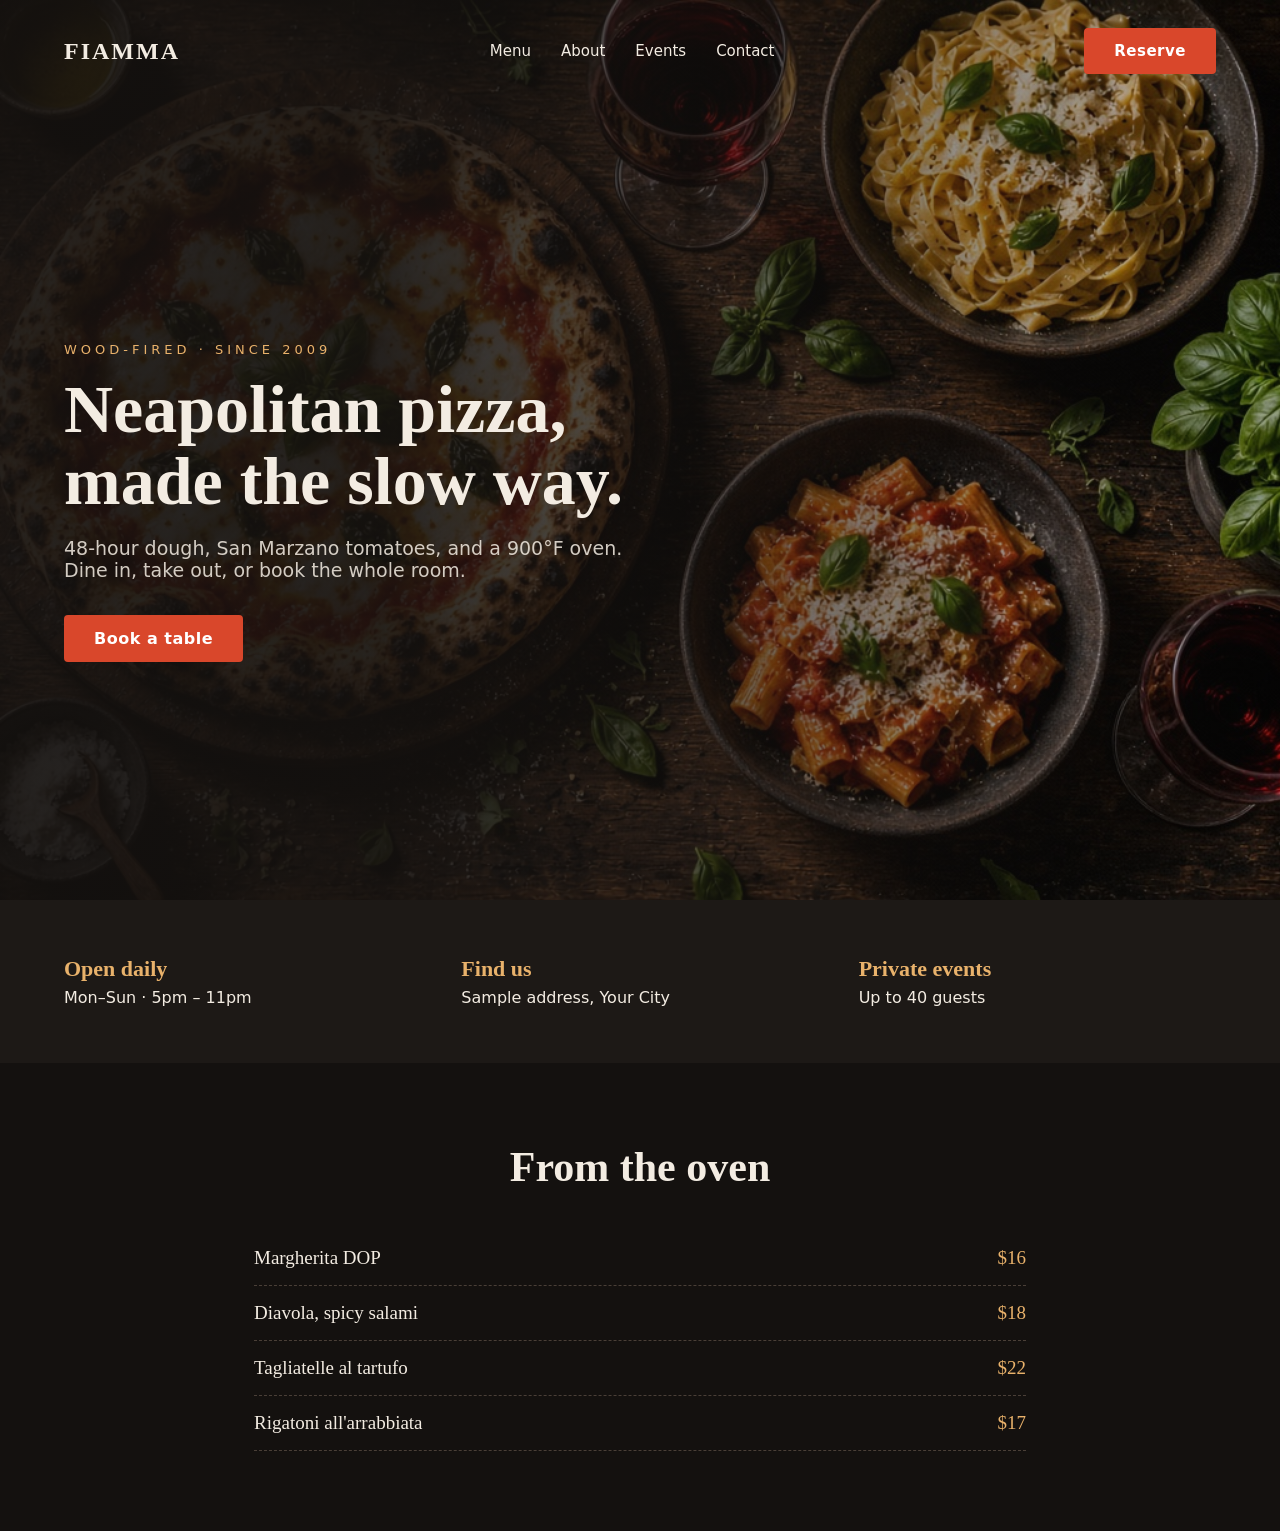
<file: restaurant/index.html>
<!DOCTYPE html><html lang="en"><head><meta charset="utf-8"><meta name="viewport" content="width=device-width,initial-scale=1"><title>Trattoria Fiamma</title>
<style>*{margin:0;padding:0;box-sizing:border-box}body{font-family:Georgia,serif;color:#f3ece2;background:#14110f}a{color:inherit;text-decoration:none}
.hero{height:100vh;min-height:640px;background:linear-gradient(90deg,rgba(20,17,15,.92) 30%,rgba(20,17,15,.2)),url(hero.jpg) center/cover;display:flex;flex-direction:column}
nav{display:flex;justify-content:space-between;align-items:center;padding:28px 64px;font-family:system-ui;font-size:15px}nav b{font-family:Georgia;font-size:24px;letter-spacing:2px}nav ul{display:flex;gap:30px;list-style:none}
.btn{background:#d9472b;color:#fff;padding:14px 30px;border-radius:4px;font-family:system-ui;font-weight:600;letter-spacing:.5px;display:inline-block}
.h{margin:auto 64px;max-width:560px}.h small{font-family:system-ui;letter-spacing:4px;color:#e9b26b;font-size:13px}.h h1{font-size:68px;line-height:1.05;margin:16px 0 20px}.h p{font-size:19px;opacity:.85;margin-bottom:34px;font-family:system-ui}
.strip{display:grid;grid-template-columns:repeat(3,1fr);padding:56px 64px;gap:40px;font-family:system-ui;background:#1d1916}.strip h3{font-family:Georgia;color:#e9b26b;margin-bottom:6px;font-size:22px}
.menu{padding:80px 64px;max-width:900px;margin:0 auto}.menu h2{text-align:center;font-size:42px;margin-bottom:40px}.item{display:flex;justify-content:space-between;border-bottom:1px dashed #4a3f37;padding:16px 0;font-size:19px}.item span:last-child{color:#e9b26b}
</style></head><body>
<header class="hero"><nav><b>FIAMMA</b><ul><li>Menu</li><li>About</li><li>Events</li><li>Contact</li></ul><a class="btn" href="#">Reserve</a></nav>
<div class="h"><small>WOOD-FIRED · SINCE 2009</small><h1>Neapolitan pizza, made the slow way.</h1><p>48-hour dough, San Marzano tomatoes, and a 900°F oven. Dine in, take out, or book the whole room.</p><a class="btn" href="#">Book a table</a></div></header>
<section class="strip"><div><h3>Open daily</h3>Mon–Sun · 5pm – 11pm</div><div><h3>Find us</h3>Sample address, Your City</div><div><h3>Private events</h3>Up to 40 guests</div></section>
<section class="menu"><h2>From the oven</h2><div class="item"><span>Margherita DOP</span><span>$16</span></div><div class="item"><span>Diavola, spicy salami</span><span>$18</span></div><div class="item"><span>Tagliatelle al tartufo</span><span>$22</span></div><div class="item"><span>Rigatoni all'arrabbiata</span><span>$17</span></div></section>
</body></html>
</file>
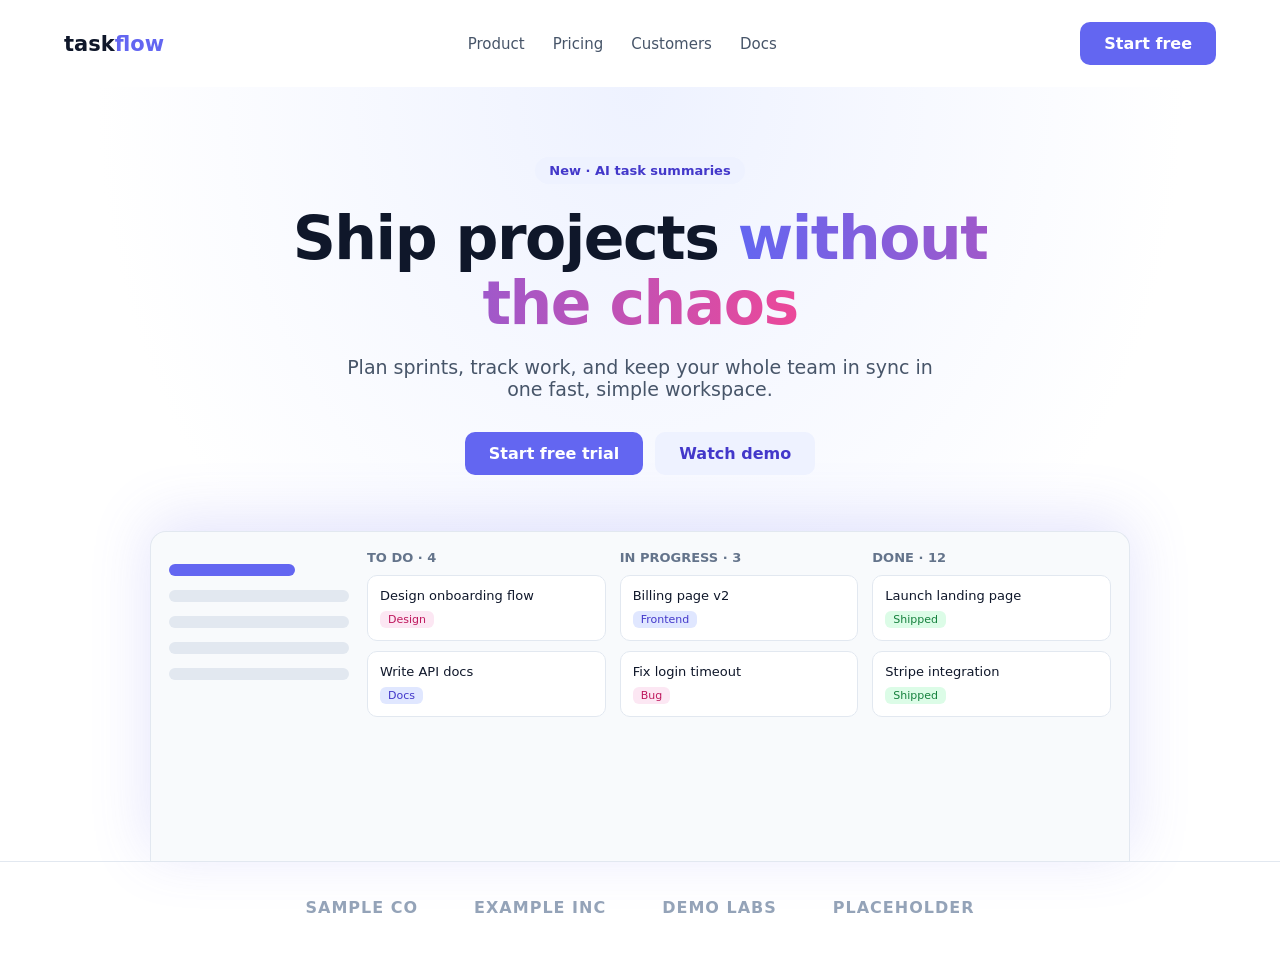
<file: saas/index.html>
<!DOCTYPE html><html lang="en"><head><meta charset="utf-8"><meta name="viewport" content="width=device-width,initial-scale=1"><title>Taskflow</title>
<style>*{margin:0;padding:0;box-sizing:border-box}a{text-decoration:none}body{font-family:Inter,system-ui,sans-serif;color:#0f172a;background:#fff}
nav{display:flex;justify-content:space-between;align-items:center;padding:22px 64px}nav b{font-size:21px}nav b i{color:#6366f1;font-style:normal}nav ul{display:flex;gap:28px;list-style:none;color:#475569;font-size:15px}
.btn{background:#6366f1;color:#fff;padding:12px 24px;border-radius:10px;font-weight:600;display:inline-block}.ghost{background:#eef2ff;color:#4338ca}
.hero{text-align:center;padding:70px 24px 0;background:radial-gradient(ellipse at top,#eef2ff,#fff 60%)}.pill{display:inline-block;background:#eef2ff;color:#4338ca;padding:6px 14px;border-radius:999px;font-size:13px;font-weight:600;margin-bottom:22px}
h1{font-size:60px;line-height:1.08;letter-spacing:-1.5px;max-width:820px;margin:0 auto 20px}h1 span{background:linear-gradient(90deg,#6366f1,#ec4899);-webkit-background-clip:text;color:transparent}
.hero p{font-size:19px;color:#475569;max-width:600px;margin:0 auto 32px}.cta{display:flex;gap:12px;justify-content:center;margin-bottom:56px}
.app{max-width:980px;margin:0 auto;border-radius:16px 16px 0 0;border:1px solid #e2e8f0;border-bottom:0;box-shadow:0 -10px 60px rgba(99,102,241,.18);background:#f8fafc;padding:18px;display:grid;grid-template-columns:180px 1fr;gap:18px;height:330px;overflow:hidden}
.side div{height:12px;background:#e2e8f0;border-radius:6px;margin:14px 0}.side div:first-child{background:#6366f1;width:70%}
.cols{display:grid;grid-template-columns:repeat(3,1fr);gap:14px}.col h4{font-size:13px;color:#64748b;margin-bottom:10px;text-align:left}.card{background:#fff;border:1px solid #e2e8f0;border-radius:10px;padding:12px;margin-bottom:10px;text-align:left;font-size:13px}
.tag{display:inline-block;font-size:11px;padding:2px 8px;border-radius:6px;margin-top:8px}.a{background:#fce7f3;color:#be185d}.b{background:#dcfce7;color:#15803d}.c{background:#e0e7ff;color:#4338ca}
.logos{display:flex;justify-content:center;gap:56px;padding:36px;color:#94a3b8;font-weight:700;letter-spacing:1px;border-top:1px solid #e2e8f0}
</style></head><body>
<nav><b>task<i>flow</i></b><ul><li>Product</li><li>Pricing</li><li>Customers</li><li>Docs</li></ul><a class="btn" href="#">Start free</a></nav>
<section class="hero"><span class="pill">New · AI task summaries</span><h1>Ship projects <span>without the chaos</span></h1><p>Plan sprints, track work, and keep your whole team in sync in one fast, simple workspace.</p>
<div class="cta"><a class="btn" href="#">Start free trial</a><a class="btn ghost" href="#">Watch demo</a></div>
<div class="app"><div class="side"><div></div><div></div><div></div><div></div><div></div></div><div class="cols">
<div class="col"><h4>TO DO · 4</h4><div class="card">Design onboarding flow<br><span class="tag a">Design</span></div><div class="card">Write API docs<br><span class="tag c">Docs</span></div></div>
<div class="col"><h4>IN PROGRESS · 3</h4><div class="card">Billing page v2<br><span class="tag c">Frontend</span></div><div class="card">Fix login timeout<br><span class="tag a">Bug</span></div></div>
<div class="col"><h4>DONE · 12</h4><div class="card">Launch landing page<br><span class="tag b">Shipped</span></div><div class="card">Stripe integration<br><span class="tag b">Shipped</span></div></div>
</div></div></section>
<div class="logos"><span>SAMPLE CO</span><span>EXAMPLE INC</span><span>DEMO LABS</span><span>PLACEHOLDER</span></div>
</body></html>
</file>
<file: bean-and-leaf/styles.css>
:root{--cream:#f8f4eb;--paper:#fffcf6;--espresso:#36271f;--green:#3e5943;--muted:#6c6256;--line:#dcd5c6;--peach:#dfbb92}*{box-sizing:border-box}html{scroll-behavior:smooth;scroll-padding-top:110px}body{margin:0;background:var(--cream);color:var(--espresso);font:16px/1.65 Arial,Helvetica,sans-serif}a{color:inherit;text-decoration:none}button,input,textarea{font:inherit}button,a,input,textarea{touch-action:manipulation}a:focus-visible,button:focus-visible,input:focus-visible,textarea:focus-visible,[tabindex="-1"]:focus-visible{outline:3px solid var(--green);outline-offset:5px}.wrap{width:min(1160px,calc(100% - 64px));margin-inline:auto}.site-header{position:sticky;top:0;z-index:10;background:rgba(248,244,235,.98);border-bottom:1px solid var(--line)}.nav{min-height:88px;display:flex;align-items:center;justify-content:space-between;gap:24px}.brand{font:bold 27px Georgia,serif;white-space:nowrap;letter-spacing:-1px}.brand>span:first-child{color:var(--green);margin-right:7px}.brand-dot{color:var(--green)}.nav-links{display:flex;gap:34px;font-size:14px}.nav-links a{padding-block:8px}.nav-links a:hover,.text-link:hover{text-decoration:underline;text-underline-offset:5px}.skip-link{position:fixed;top:-100px;left:20px;z-index:20;background:var(--paper);padding:12px}.skip-link:focus{top:12px}.hero{background:radial-gradient(ellipse at 90% 15%,#e1d6b855,transparent 50%),linear-gradient(110deg,#f8f4eb,#eee4d2)}.hero-grid{display:grid;grid-template-columns:1.1fr 1fr;align-items:center;gap:45px;min-height:610px;padding-block:65px}.eyebrow{font-size:11px;font-weight:700;letter-spacing:2px;color:var(--green);margin:0 0 24px}.small-dot{display:inline-block;width:7px;height:7px;border-radius:50%;background:var(--green);margin-right:8px}h1,h2,h3,p{margin-top:0}h1,h2,h3{font-family:Georgia,'Times New Roman',serif;font-weight:400}h1{font-size:clamp(54px,6.2vw,86px);line-height:1.06;letter-spacing:-3px;margin-bottom:25px}h1 em{color:var(--green);font-weight:400}.hero-description{color:var(--muted);max-width:410px;font-size:16px;line-height:1.8;margin-bottom:30px}.button{display:inline-flex;align-items:center;justify-content:space-between;gap:40px;background:var(--green);color:#fffdf6;border:1px solid var(--green);padding:14px 24px;cursor:pointer;font-size:14px}.button:hover{background:#2e4432}.button span{font-size:21px;line-height:1}.hero-note{font-size:11px;color:var(--muted);margin:17px 0 0}.hero-art{position:relative;height:450px;border-radius:49% 49% 3px 3px;background:repeating-linear-gradient(90deg,transparent 0 43px,#ffffff12 44px 45px),linear-gradient(135deg,#cfac7f,#e2c9a4);overflow:hidden}.art-ring{position:absolute;width:360px;height:360px;border:1px solid #654b3240;border-radius:50%;top:50px;left:calc(50% - 180px)}.art-label{position:absolute;top:31px;left:0;width:100%;text-align:center;font-size:9px;letter-spacing:2px;line-height:1.8}.saucer{position:absolute;width:280px;height:280px;top:113px;left:calc(50% - 140px);background:linear-gradient(135deg,#fff5df,#c6b49b);border-radius:50%;box-shadow:14px 23px 30px #5b3c3433,inset 0 0 0 17px #f1e5d0,inset 0 0 0 20px #cfc0a9}.cup-handle{position:absolute;top:212px;left:calc(50% + 66px);width:83px;height:62px;border:17px solid #f3e7d1;border-radius:32px;transform:rotate(-20deg);box-shadow:5px 6px 8px #614a3433}.cup{position:absolute;top:145px;left:calc(50% - 105px);width:210px;height:210px;border-radius:50%;padding:13px;background:linear-gradient(135deg,#fffaec,#e1d3bb);box-shadow:6px 9px 15px #553d343b}.coffee{height:100%;border-radius:50%;border:5px solid #bb8350;background:radial-gradient(ellipse at 40% 35%,#b9804e,#774626 75%);display:grid;place-items:center}.coffee span{font-family:Georgia,serif;font-size:150px;color:#f2d9ad;line-height:1;transform:rotate(12deg);text-shadow:2px 3px 0 #dca36b}.leaf{position:absolute;background:#52603b;width:70px;height:140px;border-radius:100% 0 100% 0;z-index:2;bottom:5px;left:0;transform:rotate(15deg)}.leaf-two{left:48px;bottom:-40px;transform:rotate(65deg);background:#68764d}.art-star{position:absolute;right:24px;top:75px;font-size:48px;color:var(--green)}.art-caption{position:absolute;bottom:18px;right:22px;font:italic 19px Georgia,serif}.hero-strip{display:flex;justify-content:center;align-items:center;gap:48px;padding:17px 24px;background:var(--green);color:var(--cream);font-size:10px;letter-spacing:2.5px}.section{padding-block:86px}.section-heading{display:flex;justify-content:space-between;align-items:end;gap:24px;margin-bottom:34px}.section-heading .eyebrow{margin-bottom:14px}h2{font-size:clamp(35px,3.4vw,46px);letter-spacing:-1.4px;line-height:1.18;margin-bottom:22px}.section-heading h2{margin:0}.section-heading>p{font-size:13px;color:var(--muted);margin-bottom:3px}.menu-grid{display:grid;grid-template-columns:repeat(3,1fr);gap:16px}.menu-card{border:1px solid var(--line);background:var(--paper);padding:26px 23px}.drink-category{font-size:9px;letter-spacing:1.7px;color:var(--green);font-weight:bold}.drink-heading{display:flex;justify-content:space-between;align-items:baseline;gap:12px;margin-top:23px}.drink-heading h3{font-size:23px;line-height:1.2;margin-bottom:12px}.drink-heading>span{font-size:14px;color:var(--green);white-space:nowrap}.menu-card p{font-size:12px;line-height:1.7;color:var(--muted);margin:0}.menu-note{font-size:11px;color:var(--muted);margin:20px 0 0}.visit-section{background:#ede9de;border-block:1px solid var(--line);padding-block:80px}.visit-grid{display:grid;grid-template-columns:1fr 1.1fr;gap:100px}.visit-grid .eyebrow,.contact-grid .eyebrow{margin-bottom:17px}.muted{color:var(--muted);font-size:14px}.visit-grid table{width:100%;border-collapse:collapse;margin-top:26px;font-size:13px}.visit-grid caption{text-align:left;font-weight:700;margin-bottom:12px}.visit-grid caption span{font-weight:400;color:var(--muted);font-size:11px}th,td{text-align:left;padding:9px 0;border-bottom:1px solid #d5cebf}tbody th{font-weight:400}td{text-align:right}address{font-style:normal;font-size:14px;color:var(--muted);margin-bottom:24px}address span{display:block;font-size:11px}iframe{display:block;width:100%;height:270px;border:1px solid #cdc6b7;border-radius:2px;background:#e2dece}.text-link{display:inline-block;font-size:12px;margin-top:15px;color:var(--green)}.contact-grid{display:grid;grid-template-columns:1fr 1.1fr;gap:100px}.form-note{max-width:310px;font-size:11px;color:var(--muted);margin-top:30px}.form-row{display:grid;grid-template-columns:1fr 1fr;gap:18px}.field{margin-bottom:16px}label{display:block;font-size:12px;margin-bottom:7px}input,textarea{width:100%;min-width:0;border:1px solid #b6af9f;border-radius:0;background:var(--paper);color:var(--espresso);padding:11px 12px;font-size:15px}textarea{resize:vertical;min-height:120px}input[aria-invalid="true"],textarea[aria-invalid="true"]{border-color:#a33329}.error{display:block;font-size:12px;color:#9c2f26;min-height:0}.error:not(:empty){margin-top:5px}.form-status{font-size:13px;color:var(--green);margin:16px 0 0}.form-status:empty{display:none}footer{background:var(--espresso);color:var(--cream);padding-block:35px}.footer-inner{display:flex;align-items:center;justify-content:space-between;gap:24px}.footer-inner .brand{font-size:22px}.footer-inner p{font-size:11px;color:#d1c5b2;margin:0}.sr-only{position:absolute;width:1px;height:1px;padding:0;margin:-1px;overflow:hidden;clip-path:inset(50%);white-space:nowrap;border:0}
@media(min-width:1440px){.hero-grid{min-height:650px}}@media(max-width:900px){.nav-links{gap:22px}.hero-grid{gap:25px}.hero-art{height:400px}.menu-grid{grid-template-columns:repeat(2,1fr)}.visit-grid,.contact-grid{gap:45px}.hero-strip{gap:25px}.drink-heading h3{font-size:22px}}@media(max-width:640px){.wrap{width:calc(100% - 40px)}.nav{min-height:100px;flex-direction:column;justify-content:center;gap:8px;padding-block:12px}.brand{font-size:25px}.nav-links{gap:23px;font-size:12px}.nav-links a{padding:4px 0}html{scroll-padding-top:125px}.hero-grid{grid-template-columns:1fr;padding-block:42px;gap:35px}.eyebrow{font-size:9px;letter-spacing:1.5px}h1{font-size:63px}.hero-description{font-size:14px}.hero-art{height:360px;max-width:440px;width:100%;margin:auto}.saucer{top:85px;width:250px;height:250px;left:calc(50% - 125px)}.cup{top:111px;width:195px;height:195px;left:calc(50% - 97.5px)}.cup-handle{top:180px;left:calc(50% + 60px)}.art-ring{top:30px;width:300px;height:300px;left:calc(50% - 150px)}.art-star{top:55px;font-size:35px}.coffee span{font-size:135px}.art-caption{font-size:17px}.hero-strip{gap:12px;font-size:7px;letter-spacing:1px;padding:15px 10px}.section{padding-block:55px}.section-heading{display:block}.section-heading>p{margin-top:18px}.menu-grid{grid-template-columns:1fr;gap:12px}.menu-card{padding:24px}.drink-heading{margin-top:16px}.menu-card p{font-size:13px}.visit-section{padding-block:55px}.visit-grid,.contact-grid{grid-template-columns:1fr;gap:50px}.form-row{grid-template-columns:1fr;gap:0}.footer-inner{flex-direction:column;align-items:flex-start;gap:12px}iframe{height:260px}h2{font-size:37px}.form-note{margin-top:20px}}@media(prefers-reduced-motion:reduce){html{scroll-behavior:auto}}
</file>
<file: golden-dragon/styles.css>
:root{--red:#671d23;--dark:#3b1117;--gold:#e8c179;--cream:#faf5e9;--ink:#28211e;--muted:#6d6257;--line:#ded3bf}*{box-sizing:border-box}html{scroll-behavior:smooth;scroll-padding-top:120px}body{margin:0;background:var(--cream);color:var(--ink);font:15px/1.8 'Noto Sans SC','Noto Sans Khmer',sans-serif}button,input,textarea{font:inherit}a{color:inherit;text-underline-offset:5px}button,a,input,textarea{-webkit-tap-highlight-color:transparent}:focus-visible{outline:3px solid #b37a19;outline-offset:5px}button{cursor:pointer}h1,h2,h3,p{margin:0}h1,h2{font-family:'Noto Serif SC','Noto Sans Khmer',serif;font-weight:600;line-height:1.4}h2{font-size:clamp(28px,3.5vw,42px);margin-bottom:24px}h3{font-size:18px;font-weight:600;margin-bottom:14px}.wrap{width:min(1160px,calc(100% - 80px));margin:auto}.section{padding-top:90px;padding-bottom:90px;scroll-margin-top:20px}.eyebrow{font-size:12px;letter-spacing:2px;color:#8b5d27;margin-bottom:18px}.nav{position:sticky;top:0;z-index:10;background:#faf5e9f5;border-bottom:1px solid var(--line);backdrop-filter:blur(14px)}.nav-inner{display:flex;align-items:center;justify-content:space-between;gap:22px;min-height:94px}.brand{display:flex;align-items:center;gap:12px;text-decoration:none}.brand strong{font:600 24px 'Noto Serif SC',serif;letter-spacing:3px;display:block;color:var(--red)}.brand small{display:block;font-size:9px;letter-spacing:2.8px}.brand-mark{color:var(--red);font-size:40px}.nav-links{display:flex;gap:26px;font-size:13px}.nav-links a{text-decoration:none}.nav-links a:hover{color:var(--red)}.languages{display:flex;gap:2px}.languages button{border:0;background:none;padding:7px 9px;font-size:12px;border-radius:3px;color:var(--muted)}.languages button[aria-pressed=true]{background:var(--red);color:var(--cream)}.hero{position:relative;overflow:hidden;background:var(--red);color:var(--cream)}.hero-layout{min-height:655px;display:grid;grid-template-columns:1.2fr 1fr;align-items:center;gap:40px}.hero-copy{padding:65px 0;z-index:1}.hero .eyebrow{color:var(--gold)}.restaurant{font-size:13px;letter-spacing:5px;margin-bottom:20px}.hero h1{font-size:clamp(42px,5vw,68px);white-space:pre-line;letter-spacing:2px}.lead{max-width:470px;color:#eedbca;margin:25px 0 30px;font-size:15px;line-height:2}.actions{display:flex;align-items:center;gap:14px;flex-wrap:wrap}.button{display:inline-flex;justify-content:center;align-items:center;min-height:48px;padding:12px 22px;border:1px solid transparent;border-radius:2px;text-decoration:none;font-size:13px;font-weight:600;transition:transform .2s,background .2s}.button:hover{transform:translateY(-2px)}.gold{background:var(--gold);color:var(--dark)}.gold:hover{background:#f2d49b}.outline{border-color:#bc8a63;color:var(--cream)}.sample{font-size:11px;letter-spacing:1px;color:#d9b798;margin-top:32px}.hero-art{height:440px;position:relative;display:grid;place-items:center}.orbit{position:absolute;width:400px;height:400px;border:1px solid #c6985b66;border-radius:50%;outline:1px solid #c6985b33;outline-offset:14px;background:repeating-radial-gradient(circle at 50% 100%,transparent 0 25px,#d1a05912 26px 27px)}.medallion{width:240px;height:290px;display:grid;place-items:center;border:2px solid var(--gold);outline:1px solid #e8c17980;outline-offset:10px;border-radius:48% 48% 8px 8px;background:var(--red);transform:rotate(-5deg);box-shadow:18px 22px 0 #3b111730;z-index:1}.medallion span{writing-mode:vertical-rl;font:700 85px 'Noto Serif SC',serif;letter-spacing:10px;color:var(--gold)}.wave{position:absolute;width:180px;height:50px;border-top:1px solid var(--gold);border-radius:50%;opacity:.65;z-index:2}.w1{top:80px;right:-20px}.w2{bottom:68px;left:-20px;width:210px}.w3{bottom:54px;left:0;width:210px}.section-intro{display:flex;justify-content:space-between;align-items:start;gap:45px}.section-intro p{max-width:460px;color:var(--muted)}.filters{display:flex;gap:8px;flex-wrap:wrap;margin:22px 0 35px}.filters button{padding:8px 19px;background:transparent;border:1px solid var(--line);border-radius:30px;color:var(--muted);font-size:13px}.filters button[aria-pressed=true]{background:var(--red);border-color:var(--red);color:white}.menu-grid{display:grid;grid-template-columns:1fr 1fr;column-gap:60px}.dish{border-top:1px solid var(--line);padding:25px 0;position:relative}.dish-head{display:flex;gap:16px;justify-content:space-between}.dish h3{font-family:'Noto Serif SC',serif;font-size:22px;margin:0}.dish .english{font-size:12px;letter-spacing:.3px;color:var(--muted)}.price{font:600 19px 'Noto Serif SC',serif;color:var(--red);white-space:nowrap}.dish p{font-size:13px;color:var(--muted);margin-top:10px}.chip{display:inline-block;font-size:10px;color:var(--red);background:#eee3d2;padding:2px 8px;margin-top:12px;border-radius:2px}.note{font-size:12px;color:var(--muted);margin-top:24px}.visit{background:#efe7d8;border-block:1px solid var(--line)}.visit-grid{display:grid;grid-template-columns:1fr 1.15fr;gap:80px;margin-top:40px}table{border-collapse:collapse;width:100%;font-size:13px}th,td{text-align:left;padding:12px 0;border-bottom:1px solid #d6c9b3;font-weight:400}thead th{color:var(--muted);font-size:11px}td{text-align:right}.visit h3:not(:first-child){margin-top:32px}address{font-style:normal;font-size:14px}address a{display:inline-block;margin-top:12px}.map iframe{width:100%;height:300px;border:1px solid var(--line);border-radius:3px;background:var(--cream)}.map>a{display:block;margin-top:10px;font-size:12px}.payment{display:grid;grid-template-columns:1fr 1fr;gap:100px;align-items:center}.payment>div>p:not(.eyebrow){color:var(--muted);max-width:430px}.payment h3{margin-top:30px}.methods{display:flex;gap:10px}.methods span{border:1px solid var(--line);padding:7px 20px;font-size:13px}.pay-card{background:#fffaf0;border:1px solid #d5b77d;box-shadow:8px 8px 0 #e9dfcc;text-align:center;padding:28px 20px}.pay-card h3{margin:0 0 24px;color:var(--red)}.pay-card p{font-size:11px;margin-top:22px;letter-spacing:1px}.qr{width:160px;height:160px;border:12px solid white;margin:auto;position:relative;background:repeating-conic-gradient(#453832 0 25%,#fff 0 50%) 0 0/19px 19px;opacity:.8}.qr i{position:absolute;width:42px;height:42px;border:6px solid #453832;outline:4px solid white;background:white;top:0;left:0}.qr i:nth-child(2){left:auto;right:0}.qr i:nth-child(3){top:auto;bottom:0}.qr b{position:absolute;inset:45px;background:white;font-size:25px;line-height:46px}.contact{background:var(--dark);color:var(--cream)}.contact-grid{display:grid;grid-template-columns:1fr 1fr;gap:90px}.contact .eyebrow{color:var(--gold)}.contact p{color:#ddc8b9}.contact .actions{margin-top:30px}.phone{font-size:13px}.form-note{font-size:12px;margin-bottom:20px!important}.field{margin:14px 0}label{display:block;font-size:12px;margin-bottom:6px}input,textarea{width:100%;padding:10px 12px;border:1px solid #93736b;background:#ffffff09;color:var(--cream);border-radius:2px}textarea{resize:vertical}input[aria-invalid=true],textarea[aria-invalid=true]{border-color:#ffbb9b}.error{font-size:12px;color:#ffbb9b!important;min-height:0}.error:empty{display:none}#form-status{font-size:13px;margin-top:16px}footer{padding:30px 0 100px;display:flex;justify-content:space-between;color:var(--muted);font-size:11px}.chat{position:fixed;right:24px;bottom:24px;z-index:20;display:flex;align-items:center;gap:10px;background:var(--gold);color:var(--dark);border:1px solid #b78b47;border-radius:40px;padding:13px 20px;box-shadow:0 4px 24px #29140a30;text-decoration:none;font-size:12px}.skip{position:fixed;left:15px;top:-100px;z-index:30;background:var(--gold);padding:12px}.skip:focus{top:10px}[hidden]{display:none!important}html[lang=km] body{font-family:'Noto Sans Khmer','Noto Sans SC',sans-serif}html[lang=km] h1,html[lang=km] h2{font-family:'Noto Sans Khmer',sans-serif;line-height:1.65}
@media(min-width:1440px){.hero-layout{min-height:700px}}@media(max-width:950px){.wrap{width:calc(100% - 48px)}.nav-inner{flex-wrap:wrap;gap:10px;padding:15px 0}.nav-links{order:3;width:100%;justify-content:center;gap:35px}.hero-layout{gap:15px;grid-template-columns:1.2fr 1fr}.orbit{width:270px;height:270px}.medallion{width:175px;height:225px}.medallion span{font-size:65px}.wave{width:100px}.visit-grid,.payment,.contact-grid{gap:40px}.section{padding-block:65px}.menu-grid{column-gap:30px}}@media(max-width:600px){html{scroll-padding-top:150px}.wrap{width:calc(100% - 40px)}.brand strong{font-size:20px}.brand small{font-size:8px;letter-spacing:1.5px}.brand-mark{display:none}.languages button{padding:8px 7px;font-size:11px}.nav-links{font-size:12px;gap:28px}.hero-layout{display:flex;flex-direction:column;gap:0;min-height:0;align-items:stretch}.hero-copy{padding:45px 0 15px}.hero h1{font-size:43px}.hero .eyebrow{font-size:10px;letter-spacing:1px}.lead{font-size:14px}.hero-art{height:290px;margin:0 0 30px}.medallion{height:200px;width:160px}.orbit{width:260px;height:260px}.w1{right:18px;top:45px}.w2,.w3{left:10px;bottom:35px;width:150px}.w3{bottom:20px;left:25px}.section-intro{display:block}.section-intro p{font-size:14px}.menu-grid,.visit-grid,.payment,.contact-grid{grid-template-columns:1fr}.section{padding-block:52px}.menu-grid{gap:0}.filters{gap:6px}.filters button{padding:7px 13px;font-size:12px}.dish{padding:21px 0}.visit-grid{margin-top:24px}.payment{gap:32px}.pay-card{max-width:400px;width:100%;justify-self:center}.contact-grid{gap:40px}.chat{bottom:16px;right:16px;padding:14px}.chat span{display:none}footer{padding-bottom:100px;gap:20px}h2{font-size:29px}.restaurant{font-size:11px;letter-spacing:3px}}
@media(prefers-reduced-motion:reduce){html{scroll-behavior:auto}*,*::before,*::after{transition:none!important}}
</file>
